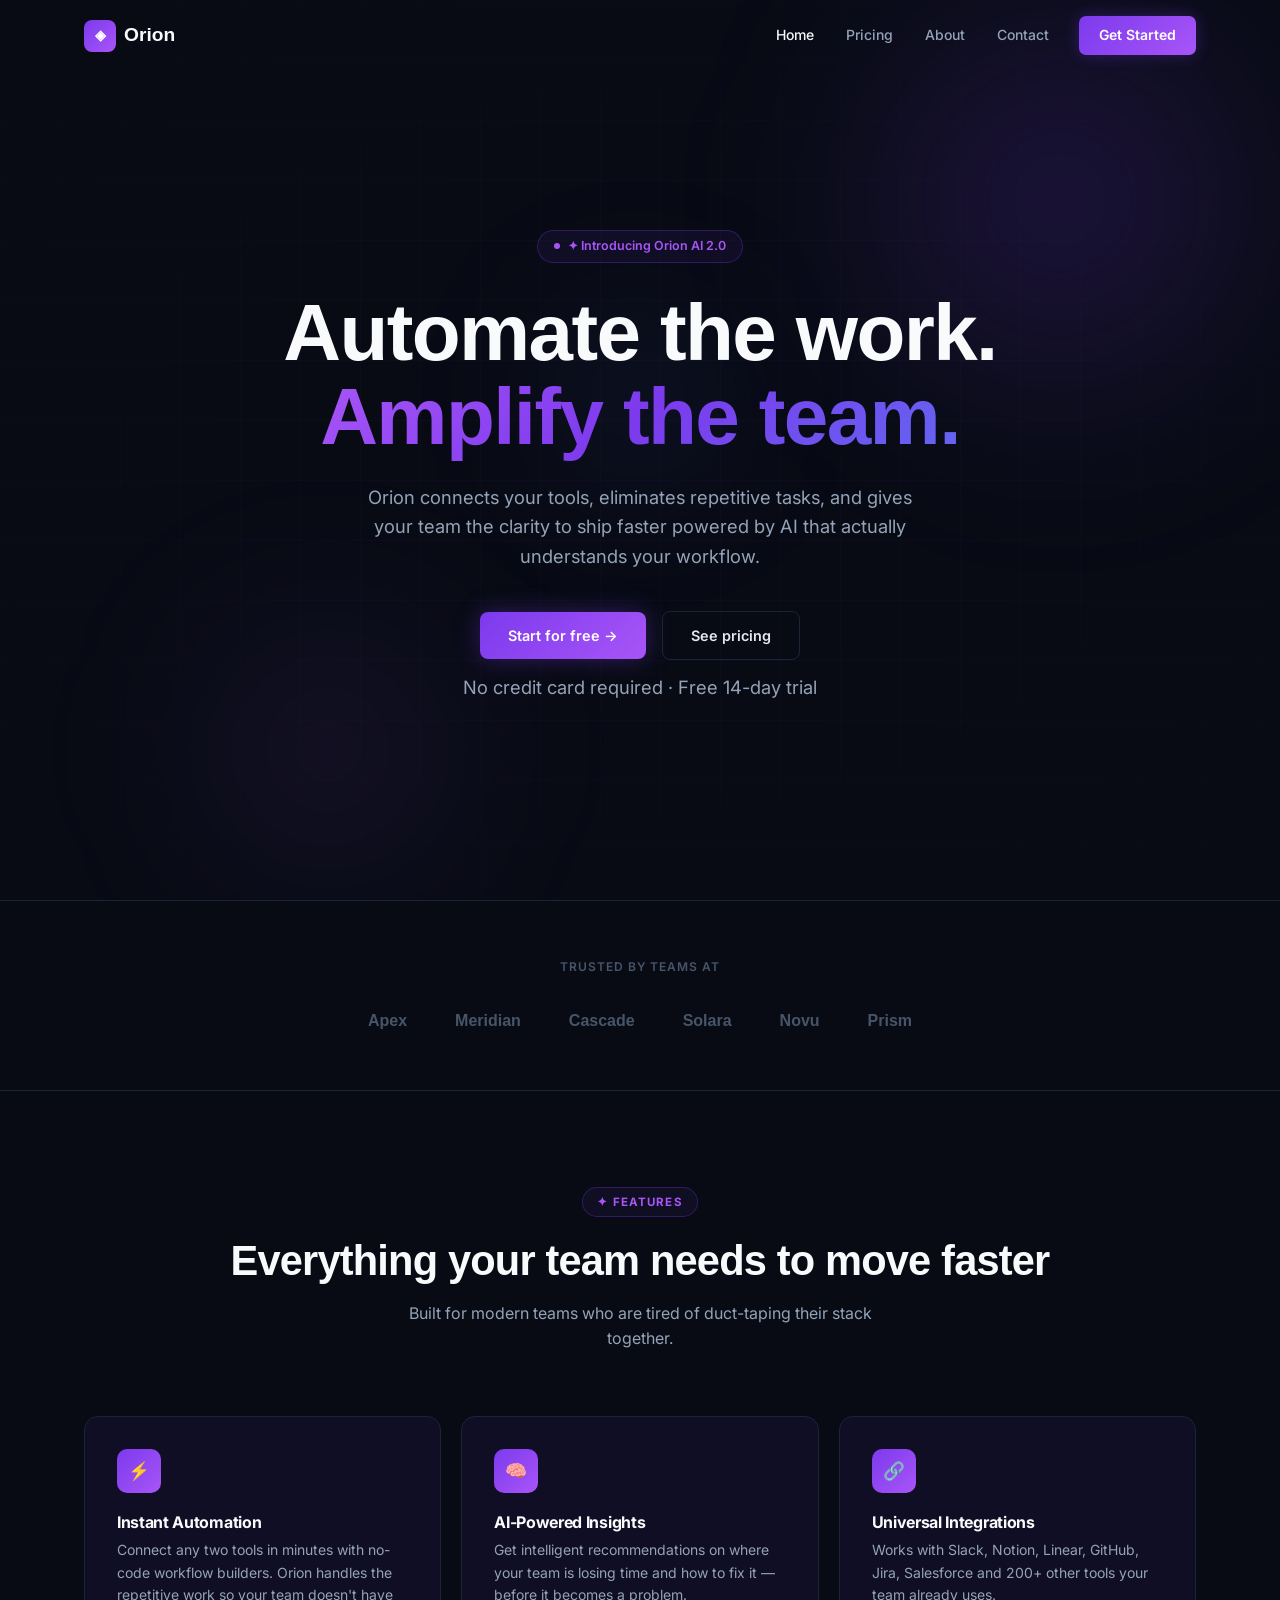
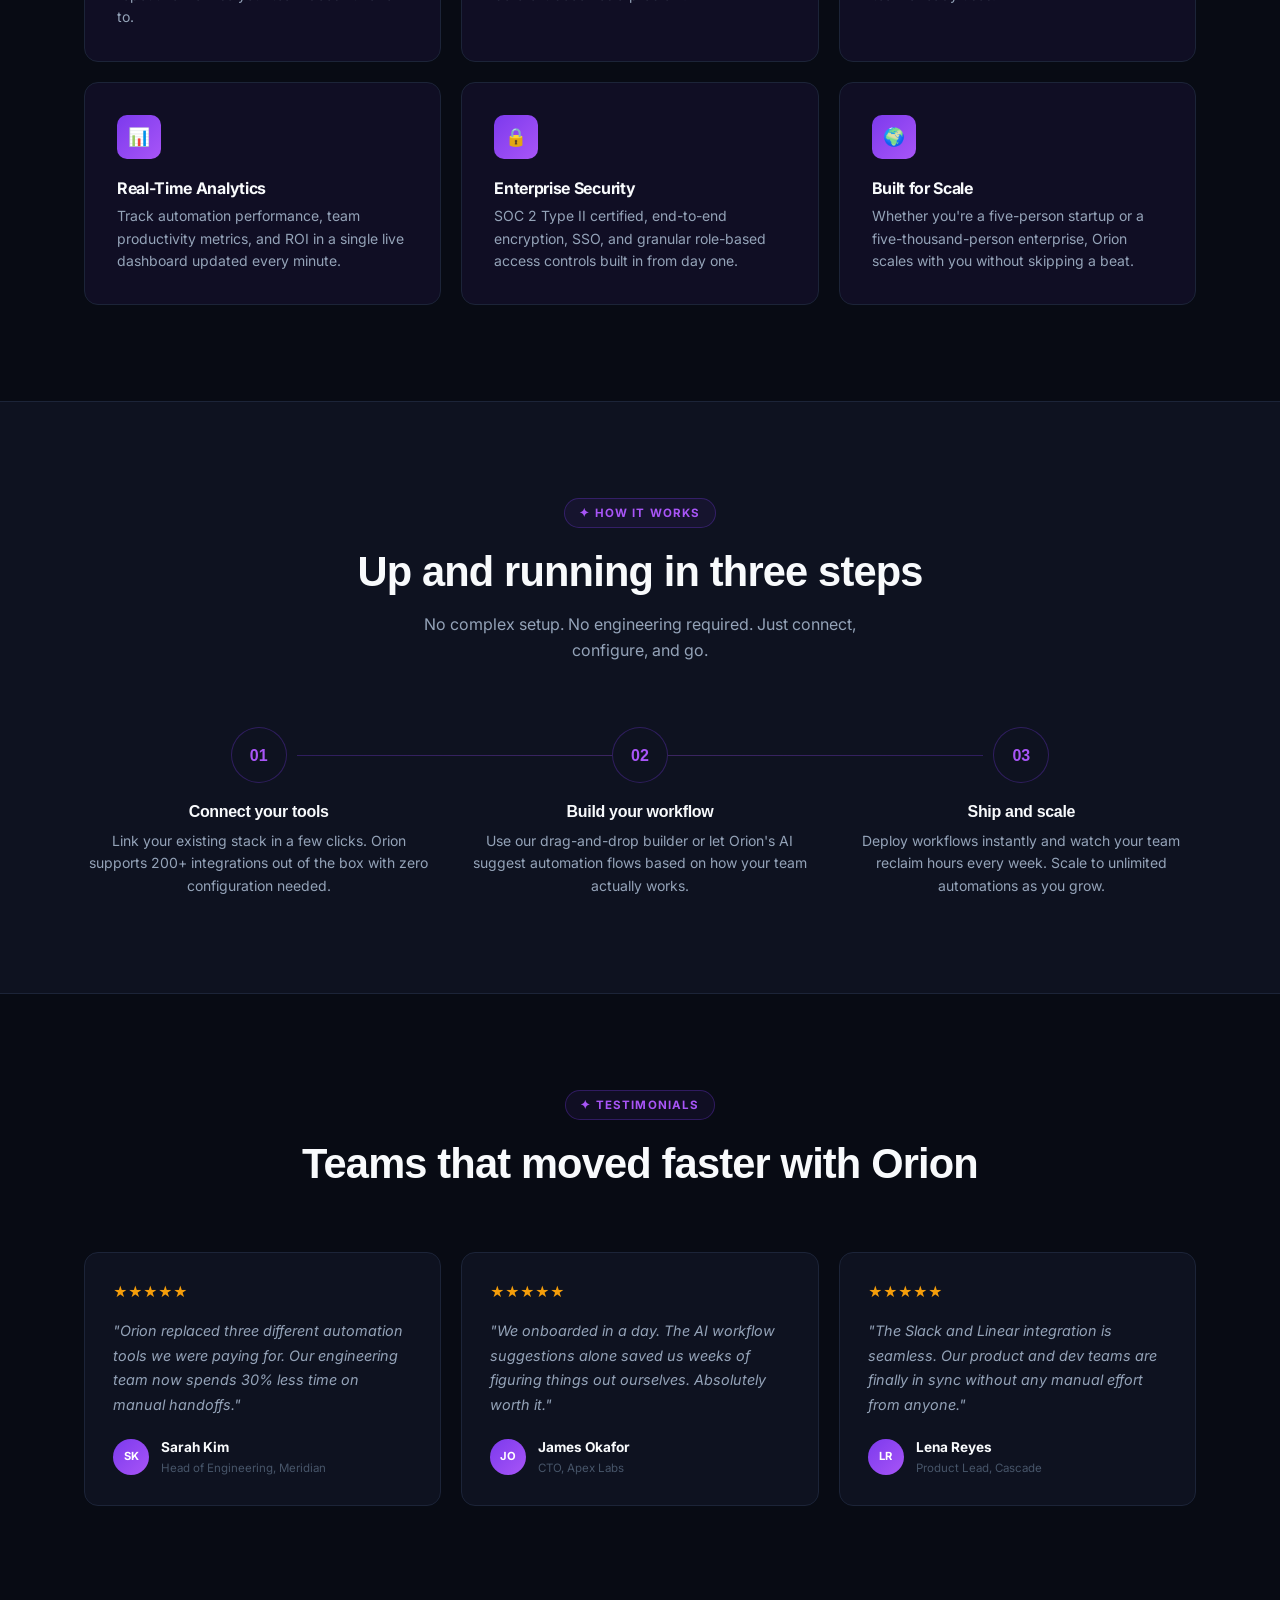
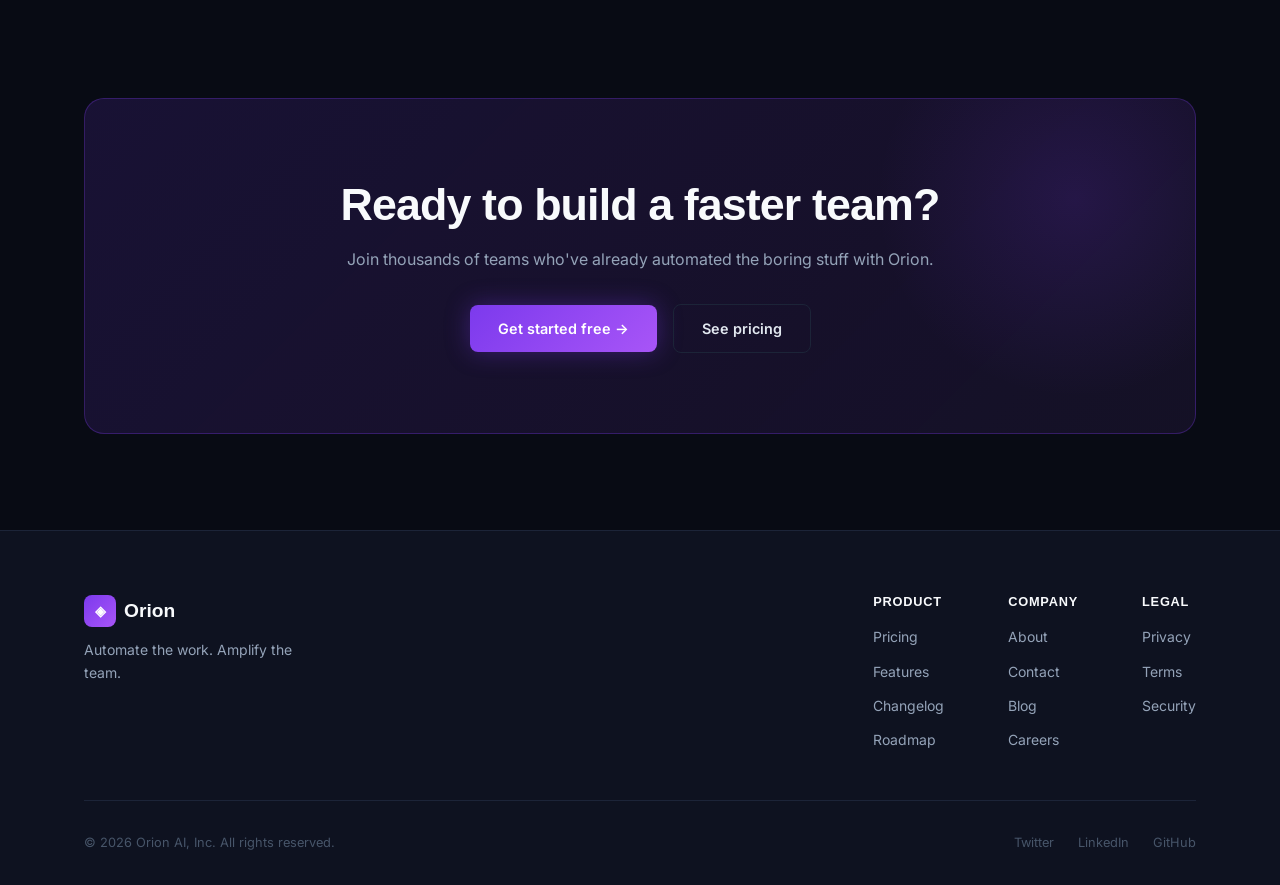
<file: index.html>
<!DOCTYPE html>
<html lang="en">
<head>
  <meta charset="UTF-8" />
  <meta name="viewport" content="width=device-width, initial-scale=1.0" />
  <title>Orion AI - Automate the Work. Amplify the Team.</title>
  <link href="https://fonts.googleapis.com/css2?family=Plus+Jakarta+Sans:wght@700;800&family=Inter:wght@400;500;600&display=swap" rel="stylesheet" />
  <link rel="stylesheet" href="styles.css" />
</head>
<body>

  <!-- NAVBAR -->
  <nav class="navbar" id="navbar">
    <div class="nav-container">
      <a href="index.html" class="nav-logo">
        <span class="logo-icon">◈</span>
        Orion
      </a>
      <div class="nav-links" id="nav-links">
        <a href="index.html" class="nav-link">Home</a>
        <a href="pricing.html" class="nav-link">Pricing</a>
        <a href="about.html" class="nav-link">About</a>
        <a href="contact.html" class="nav-link">Contact</a>
        <a href="contact.html" class="btn-nav">Get Started</a>
      </div>
      <button class="hamburger" id="hamburger" aria-label="Menu">
        <span></span><span></span><span></span>
      </button>
    </div>
  </nav>

  <!-- HERO -->
  <section class="hero">
    <div class="hero-bg">
      <div class="orb orb-1"></div>
      <div class="orb orb-2"></div>
      <div class="orb orb-3"></div>
      <div class="hero-grid"></div>
    </div>
    <div class="hero-content">
      <div class="hero-badge reveal">✦ Introducing Orion AI 2.0</div>
      <h1 class="reveal reveal-d1">
        Automate the work.<br />
        <span class="gradient-text">Amplify the team.</span>
      </h1>
      <p class="reveal reveal-d2">
        Orion connects your tools, eliminates repetitive tasks, and gives your team the clarity to ship faster powered by AI that actually understands your workflow.
      </p>
      <div class="hero-cta reveal reveal-d3">
        <a href="contact.html" class="btn-primary">Start for free →</a>
        <a href="pricing.html" class="btn-secondary">See pricing</a>
      </div>
      <p class="hero-note reveal reveal-d4">No credit card required · Free 14-day trial</p>
    </div>
  </section>

  <!-- LOGOS BAR -->
  <section class="logos-bar">
    <div class="container">
      <p class="logos-label">Trusted by teams at</p>
      <div class="logos-row">
        <span class="logo-name">Apex</span>
        <span class="logo-name">Meridian</span>
        <span class="logo-name">Cascade</span>
        <span class="logo-name">Solara</span>
        <span class="logo-name">Novu</span>
        <span class="logo-name">Prism</span>
      </div>
    </div>
  </section>

  <!-- FEATURES -->
  <section class="section">
    <div class="container">
      <div class="section-header">
        <span class="section-label reveal">✦ Features</span>
        <h2 class="reveal reveal-d1">Everything your team needs to move faster</h2>
        <p class="reveal reveal-d2">Built for modern teams who are tired of duct-taping their stack together.</p>
      </div>
      <div class="features-grid">
        <div class="feature-card reveal">
          <div class="feature-icon">⚡</div>
          <h3>Instant Automation</h3>
          <p>Connect any two tools in minutes with no-code workflow builders. Orion handles the repetitive work so your team doesn't have to.</p>
        </div>
        <div class="feature-card reveal reveal-d1">
          <div class="feature-icon">🧠</div>
          <h3>AI-Powered Insights</h3>
          <p>Get intelligent recommendations on where your team is losing time and how to fix it — before it becomes a problem.</p>
        </div>
        <div class="feature-card reveal reveal-d2">
          <div class="feature-icon">🔗</div>
          <h3>Universal Integrations</h3>
          <p>Works with Slack, Notion, Linear, GitHub, Jira, Salesforce and 200+ other tools your team already uses.</p>
        </div>
        <div class="feature-card reveal reveal-d3">
          <div class="feature-icon">📊</div>
          <h3>Real-Time Analytics</h3>
          <p>Track automation performance, team productivity metrics, and ROI in a single live dashboard updated every minute.</p>
        </div>
        <div class="feature-card reveal reveal-d4">
          <div class="feature-icon">🔒</div>
          <h3>Enterprise Security</h3>
          <p>SOC 2 Type II certified, end-to-end encryption, SSO, and granular role-based access controls built in from day one.</p>
        </div>
        <div class="feature-card reveal reveal-d5">
          <div class="feature-icon">🌍</div>
          <h3>Built for Scale</h3>
          <p>Whether you're a five-person startup or a five-thousand-person enterprise, Orion scales with you without skipping a beat.</p>
        </div>
      </div>
    </div>
  </section>

  <!-- HOW IT WORKS -->
  <section class="section" style="background: var(--surface); border-top: 1px solid var(--border); border-bottom: 1px solid var(--border);">
    <div class="container">
      <div class="section-header">
        <span class="section-label reveal">✦ How it works</span>
        <h2 class="reveal reveal-d1">Up and running in three steps</h2>
        <p class="reveal reveal-d2">No complex setup. No engineering required. Just connect, configure, and go.</p>
      </div>
      <div class="steps">
        <div class="step reveal">
          <div class="step-num">01</div>
          <h3>Connect your tools</h3>
          <p>Link your existing stack in a few clicks. Orion supports 200+ integrations out of the box with zero configuration needed.</p>
        </div>
        <div class="step reveal reveal-d2">
          <div class="step-num">02</div>
          <h3>Build your workflow</h3>
          <p>Use our drag-and-drop builder or let Orion's AI suggest automation flows based on how your team actually works.</p>
        </div>
        <div class="step reveal reveal-d4">
          <div class="step-num">03</div>
          <h3>Ship and scale</h3>
          <p>Deploy workflows instantly and watch your team reclaim hours every week. Scale to unlimited automations as you grow.</p>
        </div>
      </div>
    </div>
  </section>

  <!-- TESTIMONIALS -->
  <section class="section">
    <div class="container">
      <div class="section-header">
        <span class="section-label reveal">✦ Testimonials</span>
        <h2 class="reveal reveal-d1">Teams that moved faster with Orion</h2>
      </div>
      <div class="testimonials-grid">
        <div class="testimonial-card reveal">
          <div class="stars">★★★★★</div>
          <blockquote>"Orion replaced three different automation tools we were paying for. Our engineering team now spends 30% less time on manual handoffs."</blockquote>
          <div class="testimonial-author">
            <div class="author-av">SK</div>
            <div>
              <div class="author-name">Sarah Kim</div>
              <div class="author-role">Head of Engineering, Meridian</div>
            </div>
          </div>
        </div>
        <div class="testimonial-card reveal reveal-d2">
          <div class="stars">★★★★★</div>
          <blockquote>"We onboarded in a day. The AI workflow suggestions alone saved us weeks of figuring things out ourselves. Absolutely worth it."</blockquote>
          <div class="testimonial-author">
            <div class="author-av">JO</div>
            <div>
              <div class="author-name">James Okafor</div>
              <div class="author-role">CTO, Apex Labs</div>
            </div>
          </div>
        </div>
        <div class="testimonial-card reveal reveal-d4">
          <div class="stars">★★★★★</div>
          <blockquote>"The Slack and Linear integration is seamless. Our product and dev teams are finally in sync without any manual effort from anyone."</blockquote>
          <div class="testimonial-author">
            <div class="author-av">LR</div>
            <div>
              <div class="author-name">Lena Reyes</div>
              <div class="author-role">Product Lead, Cascade</div>
            </div>
          </div>
        </div>
      </div>
    </div>
  </section>

  <!-- CTA BANNER -->
  <section class="section" style="padding-bottom: 0;">
    <div class="container">
      <div class="cta-banner reveal">
        <h2>Ready to build a faster team?</h2>
        <p>Join thousands of teams who've already automated the boring stuff with Orion.</p>
        <div class="hero-cta">
          <a href="contact.html" class="btn-primary">Get started free →</a>
          <a href="pricing.html" class="btn-secondary">See pricing</a>
        </div>
      </div>
    </div>
  </section>

  <!-- FOOTER -->
  <footer class="footer">
    <div class="container">
      <div class="footer-top">
        <div class="footer-brand">
          <a href="index.html" class="nav-logo">
            <span class="logo-icon">◈</span>
            Orion
          </a>
          <p>Automate the work. Amplify the team.</p>
        </div>
        <div class="footer-links">
          <div class="footer-col">
            <h4>Product</h4>
            <a href="pricing.html">Pricing</a>
            <a href="#">Features</a>
            <a href="#">Changelog</a>
            <a href="#">Roadmap</a>
          </div>
          <div class="footer-col">
            <h4>Company</h4>
            <a href="about.html">About</a>
            <a href="contact.html">Contact</a>
            <a href="#">Blog</a>
            <a href="#">Careers</a>
          </div>
          <div class="footer-col">
            <h4>Legal</h4>
            <a href="#">Privacy</a>
            <a href="#">Terms</a>
            <a href="#">Security</a>
          </div>
        </div>
      </div>
      <div class="footer-bottom">
        <p>&copy; 2026 Orion AI, Inc. All rights reserved.</p>
        <div class="social-links">
          <a href="#">Twitter</a>
          <a href="#">LinkedIn</a>
          <a href="#">GitHub</a>
        </div>
      </div>
    </div>
  </footer>

  <script src="app.js"></script>
</body>
</html>
</file>
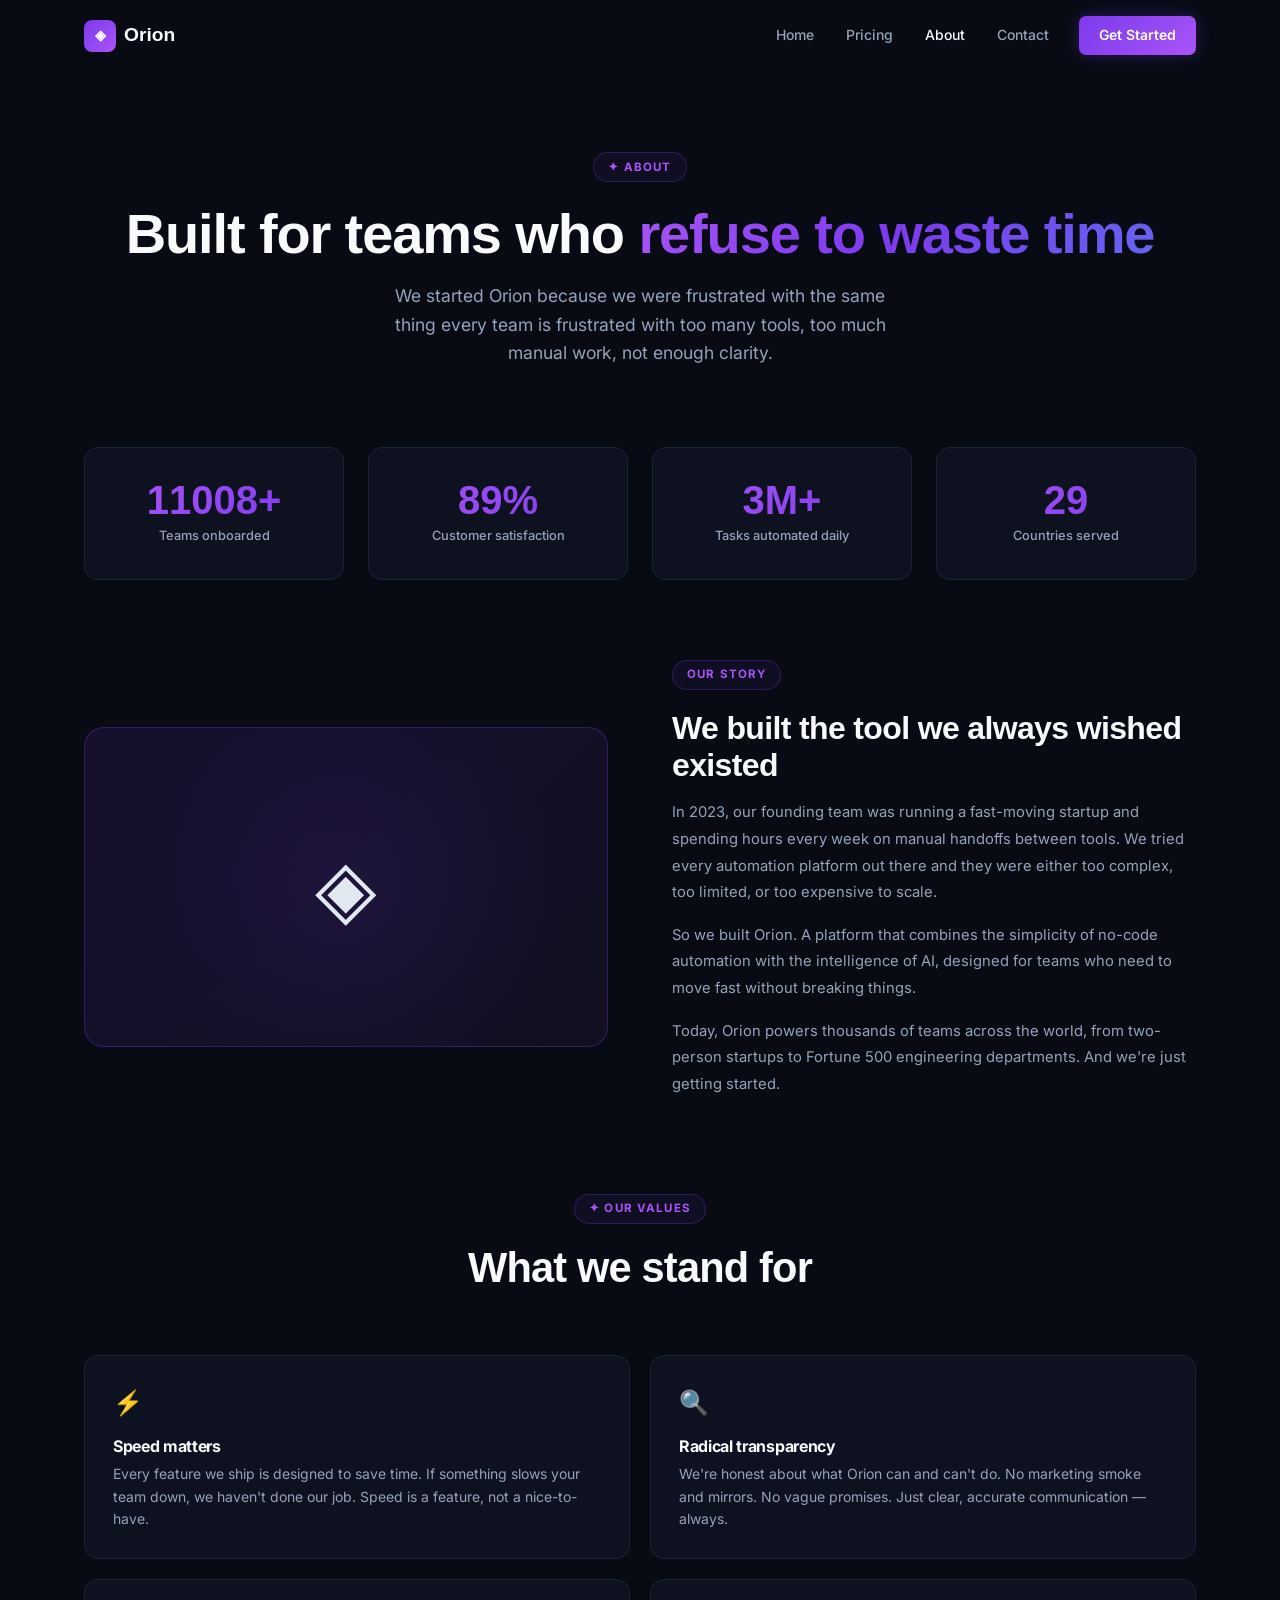
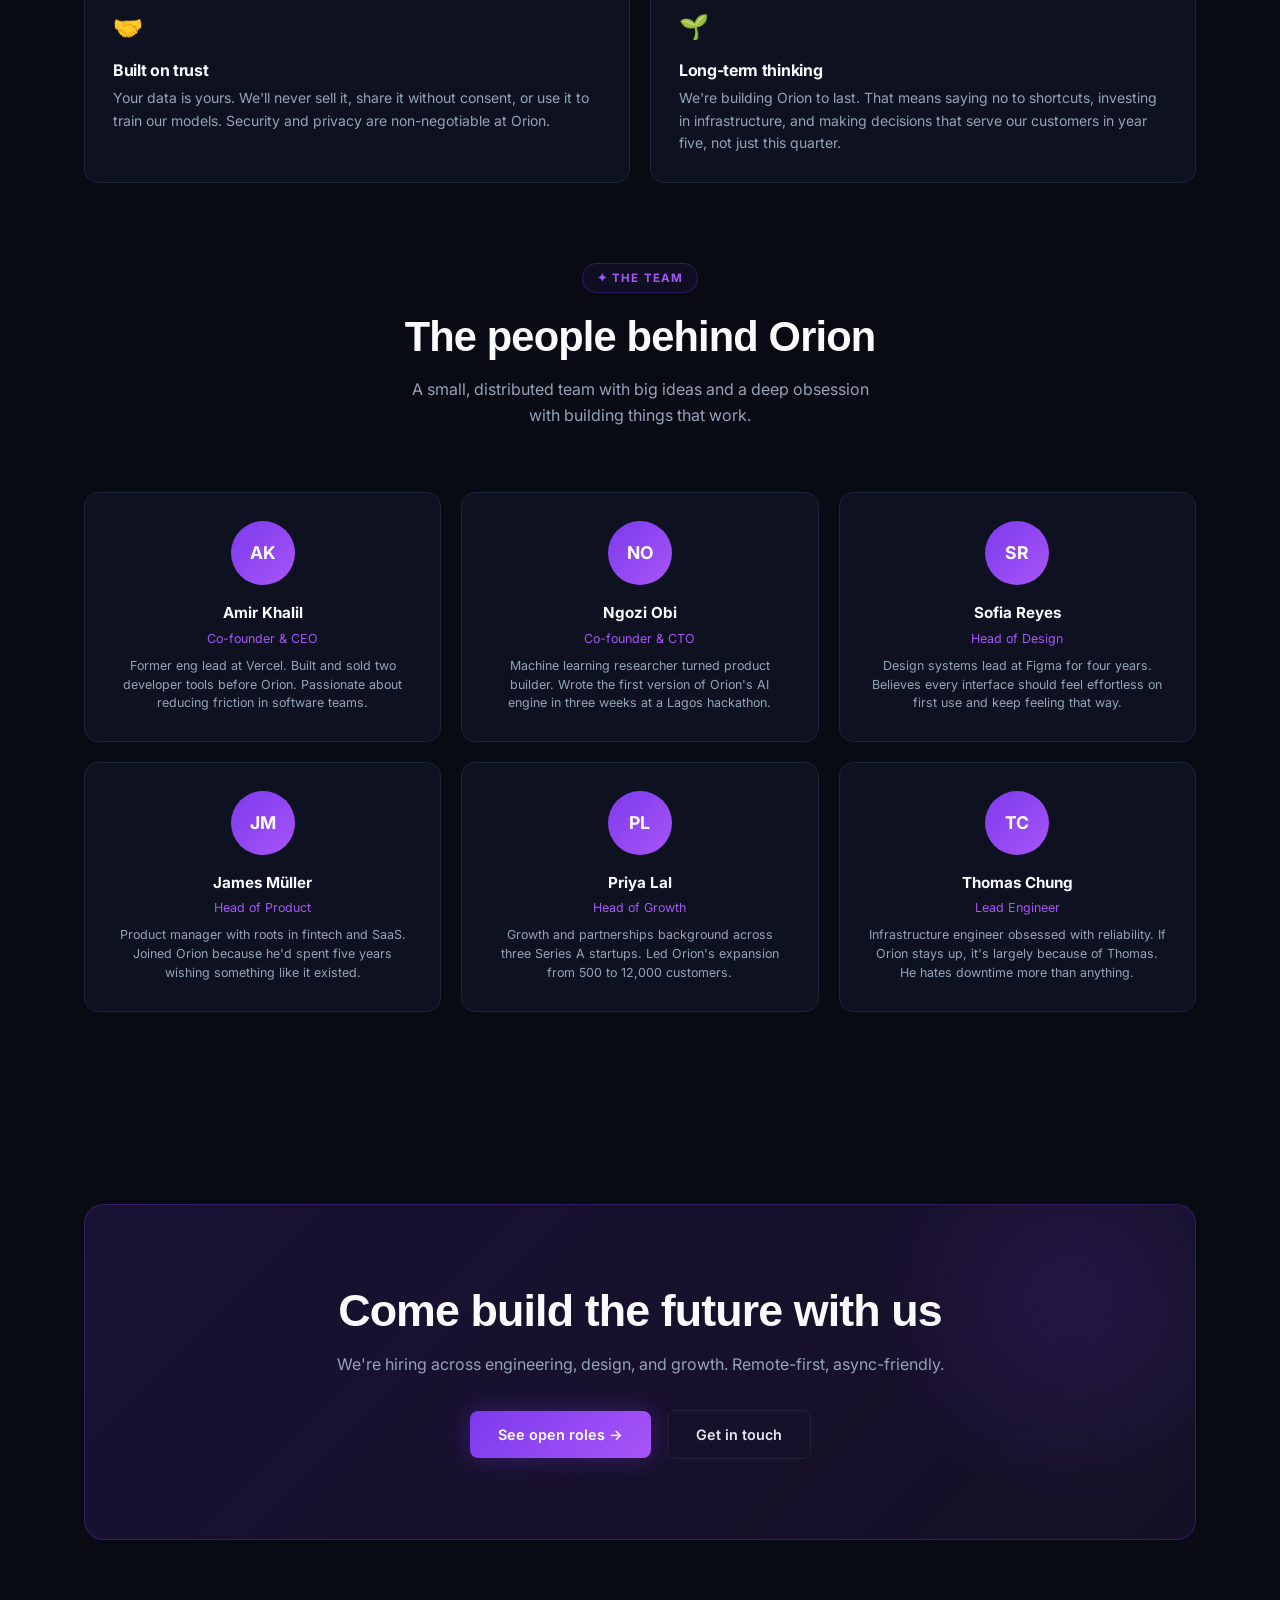
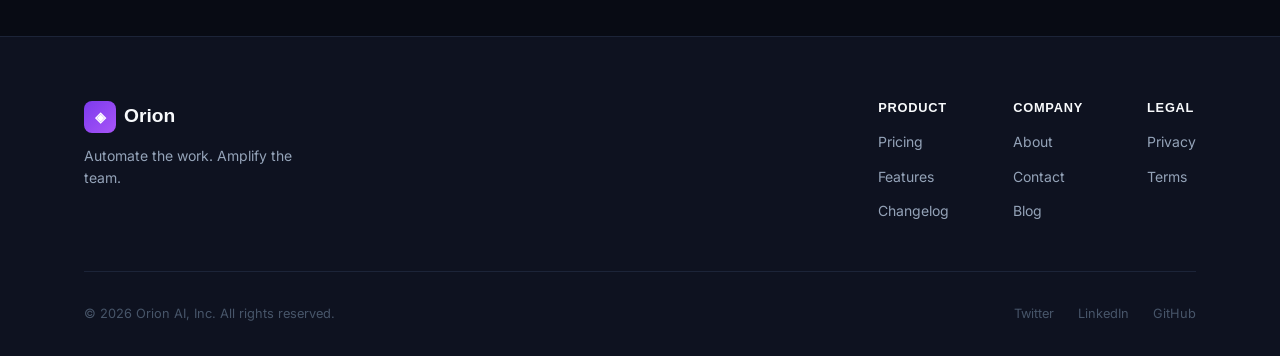
<file: about.html>
<!DOCTYPE html>
<html lang="en">
<head>
  <meta charset="UTF-8" />
  <meta name="viewport" content="width=device-width, initial-scale=1.0" />
  <title>About - Orion AI</title>
  <link href="https://fonts.googleapis.com/css2?family=Plus+Jakarta+Sans:wght@700;800&family=Inter:wght@400;500;600&display=swap" rel="stylesheet" />
  <link rel="stylesheet" href="styles.css" />
</head>
<body>

  <!-- NAVBAR -->
  <nav class="navbar" id="navbar">
    <div class="nav-container">
      <a href="index.html" class="nav-logo">
        <span class="logo-icon">◈</span>
        Orion
      </a>
      <div class="nav-links" id="nav-links">
        <a href="index.html" class="nav-link">Home</a>
        <a href="pricing.html" class="nav-link">Pricing</a>
        <a href="about.html" class="nav-link">About</a>
        <a href="contact.html" class="nav-link">Contact</a>
        <a href="contact.html" class="btn-nav">Get Started</a>
      </div>
      <button class="hamburger" id="hamburger" aria-label="Menu">
        <span></span><span></span><span></span>
      </button>
    </div>
  </nav>

  <!-- HERO -->
  <div class="page-hero">
    <div class="container">
      <span class="section-label reveal">✦ About</span>
      <h1 class="reveal reveal-d1">Built for teams who <span class="gradient-text">refuse to waste time</span></h1>
      <p class="reveal reveal-d2">We started Orion because we were frustrated with the same thing every team is frustrated with too many tools, too much manual work, not enough clarity.</p>
    </div>
  </div>

  <section class="section" style="padding-top: 0;">
    <div class="container">

      <!-- Stats -->
      <div class="stats-grid">
        <div class="stat-block reveal">
          <div class="num count-up" data-target="12000" data-suffix="+">0</div>
          <div class="label">Teams onboarded</div>
        </div>
        <div class="stat-block reveal reveal-d2">
          <div class="num count-up" data-target="98" data-suffix="%">0</div>
          <div class="label">Customer satisfaction</div>
        </div>
        <div class="stat-block reveal reveal-d3">
          <div class="num count-up" data-target="4" data-suffix="M+">0</div>
          <div class="label">Tasks automated daily</div>
        </div>
        <div class="stat-block reveal reveal-d4">
          <div class="num count-up" data-target="32" data-suffix="">0</div>
          <div class="label">Countries served</div>
        </div>
      </div>

      <!-- Story -->
      <div class="story-grid">
        <div class="story-visual reveal">
          <span style="position:relative;z-index:1">◈</span>
        </div>
        <div class="story-text reveal reveal-d2">
          <span class="section-label">Our Story</span>
          <h2>We built the tool we always wished existed</h2>
          <p>In 2023, our founding team was running a fast-moving startup and spending hours every week on manual handoffs between tools. We tried every automation platform out there and they were either too complex, too limited, or too expensive to scale.</p>
          <p>So we built Orion. A platform that combines the simplicity of no-code automation with the intelligence of AI, designed for teams who need to move fast without breaking things.</p>
          <p>Today, Orion powers thousands of teams across the world, from two-person startups to Fortune 500 engineering departments. And we're just getting started.</p>
        </div>
      </div>

      <!-- Values -->
      <div class="section-header">
        <span class="section-label reveal">✦ Our Values</span>
        <h2 class="reveal reveal-d1">What we stand for</h2>
      </div>
      <div class="values-grid">
        <div class="value-card reveal">
          <div class="value-icon">⚡</div>
          <h3>Speed matters</h3>
          <p>Every feature we ship is designed to save time. If something slows your team down, we haven't done our job. Speed is a feature, not a nice-to-have.</p>
        </div>
        <div class="value-card reveal reveal-d2">
          <div class="value-icon">🔍</div>
          <h3>Radical transparency</h3>
          <p>We're honest about what Orion can and can't do. No marketing smoke and mirrors. No vague promises. Just clear, accurate communication — always.</p>
        </div>
        <div class="value-card reveal reveal-d1">
          <div class="value-icon">🤝</div>
          <h3>Built on trust</h3>
          <p>Your data is yours. We'll never sell it, share it without consent, or use it to train our models. Security and privacy are non-negotiable at Orion.</p>
        </div>
        <div class="value-card reveal reveal-d3">
          <div class="value-icon">🌱</div>
          <h3>Long-term thinking</h3>
          <p>We're building Orion to last. That means saying no to shortcuts, investing in infrastructure, and making decisions that serve our customers in year five, not just this quarter.</p>
        </div>
      </div>

      <!-- Team -->
      <div class="section-header" style="margin-top: 4rem;">
        <span class="section-label reveal">✦ The Team</span>
        <h2 class="reveal reveal-d1">The people behind Orion</h2>
        <p class="reveal reveal-d2">A small, distributed team with big ideas and a deep obsession with building things that work.</p>
      </div>
      <div class="team-grid">
        <div class="team-card reveal">
          <div class="team-av">AK</div>
          <div class="team-name">Amir Khalil</div>
          <div class="team-role">Co-founder & CEO</div>
          <div class="team-bio">Former eng lead at Vercel. Built and sold two developer tools before Orion. Passionate about reducing friction in software teams.</div>
        </div>
        <div class="team-card reveal reveal-d2">
          <div class="team-av">NO</div>
          <div class="team-name">Ngozi Obi</div>
          <div class="team-role">Co-founder & CTO</div>
          <div class="team-bio">Machine learning researcher turned product builder. Wrote the first version of Orion's AI engine in three weeks at a Lagos hackathon.</div>
        </div>
        <div class="team-card reveal reveal-d4">
          <div class="team-av">SR</div>
          <div class="team-name">Sofia Reyes</div>
          <div class="team-role">Head of Design</div>
          <div class="team-bio">Design systems lead at Figma for four years. Believes every interface should feel effortless on first use and keep feeling that way.</div>
        </div>
        <div class="team-card reveal reveal-d1">
          <div class="team-av">JM</div>
          <div class="team-name">James Müller</div>
          <div class="team-role">Head of Product</div>
          <div class="team-bio">Product manager with roots in fintech and SaaS. Joined Orion because he'd spent five years wishing something like it existed.</div>
        </div>
        <div class="team-card reveal reveal-d3">
          <div class="team-av">PL</div>
          <div class="team-name">Priya Lal</div>
          <div class="team-role">Head of Growth</div>
          <div class="team-bio">Growth and partnerships background across three Series A startups. Led Orion's expansion from 500 to 12,000 customers.</div>
        </div>
        <div class="team-card reveal reveal-d5">
          <div class="team-av">TC</div>
          <div class="team-name">Thomas Chung</div>
          <div class="team-role">Lead Engineer</div>
          <div class="team-bio">Infrastructure engineer obsessed with reliability. If Orion stays up, it's largely because of Thomas. He hates downtime more than anything.</div>
        </div>
      </div>

    </div>
  </section>

  <!-- CTA -->
  <section class="section" style="padding-bottom: 0;">
    <div class="container">
      <div class="cta-banner reveal">
        <h2>Come build the future with us</h2>
        <p>We're hiring across engineering, design, and growth. Remote-first, async-friendly.</p>
        <div class="hero-cta">
          <a href="contact.html" class="btn-primary">See open roles →</a>
          <a href="contact.html" class="btn-secondary">Get in touch</a>
        </div>
      </div>
    </div>
  </section>

  <!-- FOOTER -->
  <footer class="footer">
    <div class="container">
      <div class="footer-top">
        <div class="footer-brand">
          <a href="index.html" class="nav-logo">
            <span class="logo-icon">◈</span>
            Orion
          </a>
          <p>Automate the work. Amplify the team.</p>
        </div>
        <div class="footer-links">
          <div class="footer-col">
            <h4>Product</h4>
            <a href="pricing.html">Pricing</a>
            <a href="#">Features</a>
            <a href="#">Changelog</a>
          </div>
          <div class="footer-col">
            <h4>Company</h4>
            <a href="about.html">About</a>
            <a href="contact.html">Contact</a>
            <a href="#">Blog</a>
          </div>
          <div class="footer-col">
            <h4>Legal</h4>
            <a href="#">Privacy</a>
            <a href="#">Terms</a>
          </div>
        </div>
      </div>
      <div class="footer-bottom">
        <p>&copy; 2026 Orion AI, Inc. All rights reserved.</p>
        <div class="social-links">
          <a href="#">Twitter</a>
          <a href="#">LinkedIn</a>
          <a href="#">GitHub</a>
        </div>
      </div>
    </div>
  </footer>

  <script src="app.js"></script>
</body>
</htm
</file>
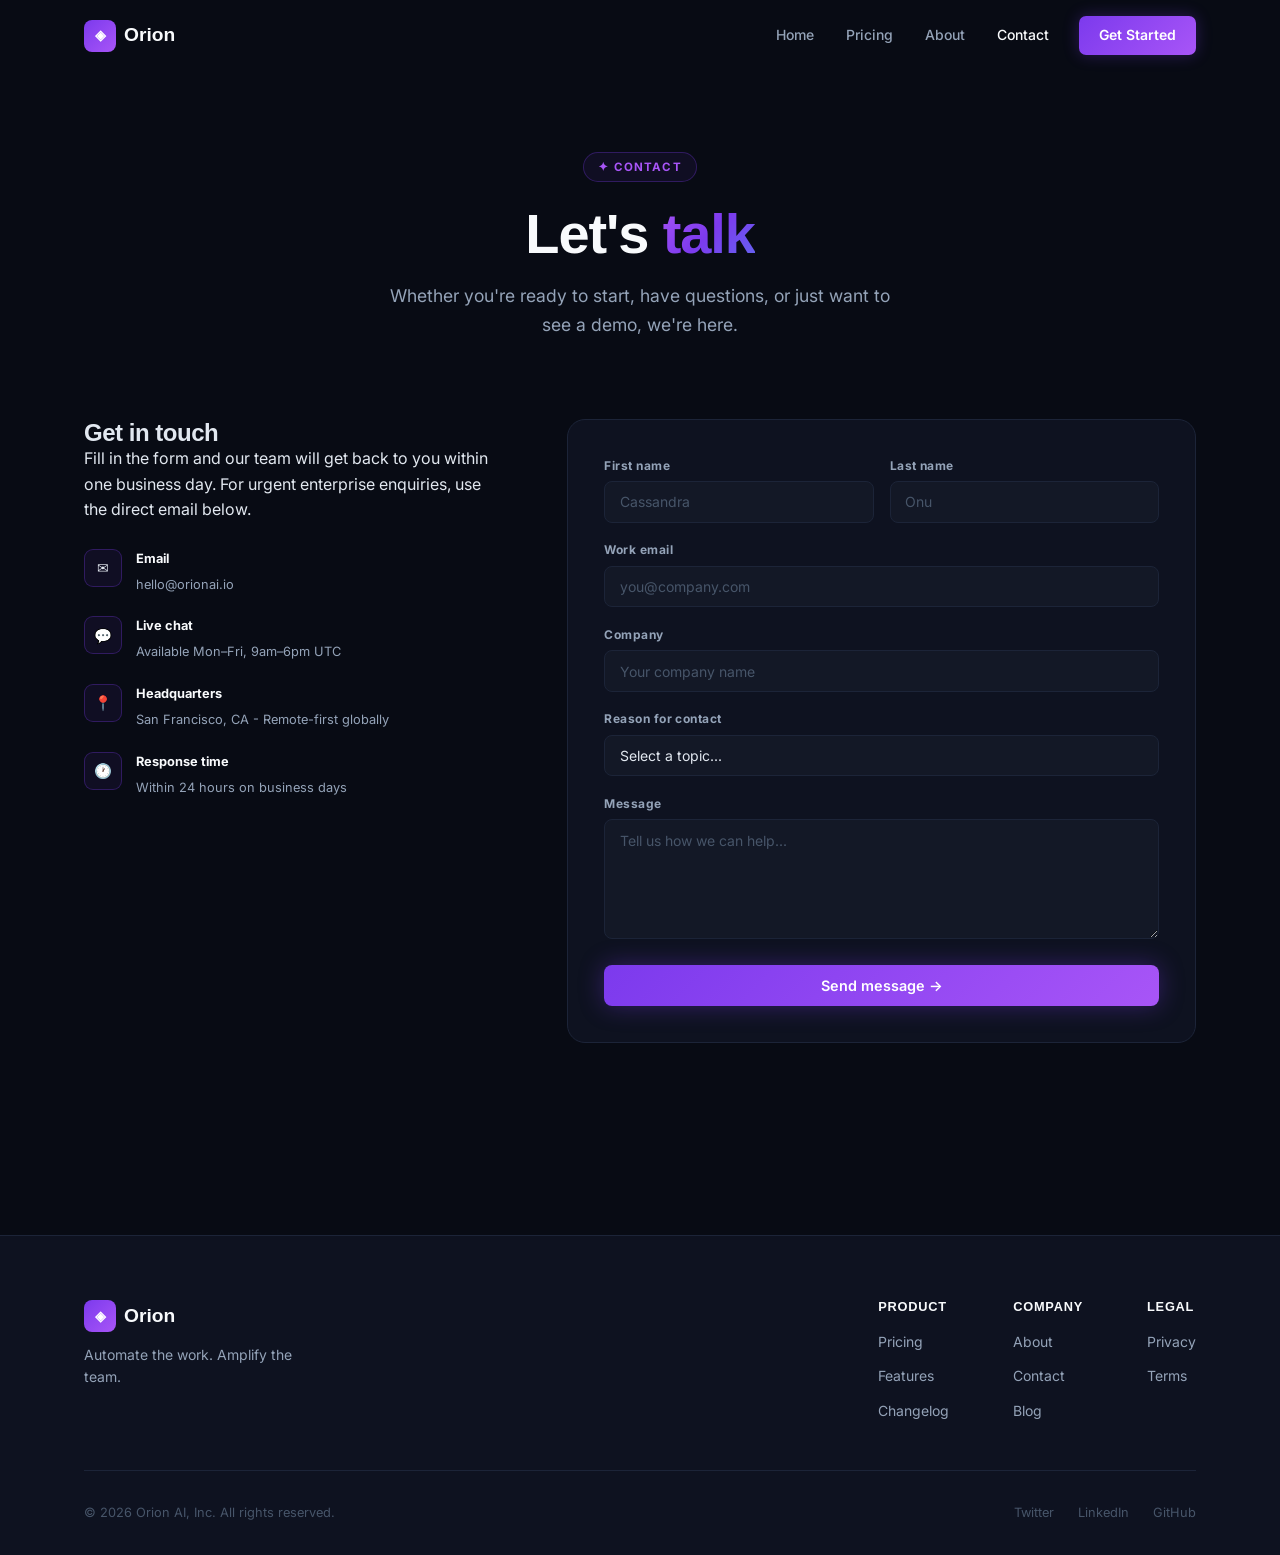
<file: contact.html>
<!DOCTYPE html>
<html lang="en">
<head>
  <meta charset="UTF-8" />
  <meta name="viewport" content="width=device-width, initial-scale=1.0" />
  <title>Contact - Orion AI</title>
  <link href="https://fonts.googleapis.com/css2?family=Plus+Jakarta+Sans:wght@700;800&family=Inter:wght@400;500;600&display=swap" rel="stylesheet" />
  <link rel="stylesheet" href="styles.css" />
</head>
<body>

  <!-- NAVBAR -->
  <nav class="navbar" id="navbar">
    <div class="nav-container">
      <a href="index.html" class="nav-logo">
        <span class="logo-icon">◈</span>
        Orion
      </a>
      <div class="nav-links" id="nav-links">
        <a href="index.html" class="nav-link">Home</a>
        <a href="pricing.html" class="nav-link">Pricing</a>
        <a href="about.html" class="nav-link">About</a>
        <a href="contact.html" class="nav-link">Contact</a>
        <a href="contact.html" class="btn-nav">Get Started</a>
      </div>
      <button class="hamburger" id="hamburger" aria-label="Menu">
        <span></span><span></span><span></span>
      </button>
    </div>
  </nav>

  <!-- HERO -->
  <div class="page-hero">
    <div class="container">
      <span class="section-label reveal">✦ Contact</span>
      <h1 class="reveal reveal-d1">Let's <span class="gradient-text">talk</span></h1>
      <p class="reveal reveal-d2">Whether you're ready to start, have questions, or just want to see a demo, we're here.</p>
    </div>
  </div>

  <section class="section" style="padding-top: 0;">
    <div class="container">
      <div class="contact-grid">

        <!-- Info side -->
        <div class="reveal">
          <h2>Get in touch</h2>
          <p>Fill in the form and our team will get back to you within one business day. For urgent enterprise enquiries, use the direct email below.</p>
          <br>
          <div class="contact-detail">
            <div class="contact-detail-icon">✉</div>
            <div class="contact-detail-text">
              <strong>Email</strong>
              <span>hello@orionai.io</span>
            </div>
          </div>

          <div class="contact-detail">
            <div class="contact-detail-icon">💬</div>
            <div class="contact-detail-text">
              <strong>Live chat</strong>
              <span>Available Mon–Fri, 9am–6pm UTC</span>
            </div>
          </div>

          <div class="contact-detail">
            <div class="contact-detail-icon">📍</div>
            <div class="contact-detail-text">
              <strong>Headquarters</strong>
              <span>San Francisco, CA - Remote-first globally</span>
            </div>
          </div>

          <div class="contact-detail">
            <div class="contact-detail-icon">🕐</div>
            <div class="contact-detail-text">
              <strong>Response time</strong>
              <span>Within 24 hours on business days</span>
            </div>
          </div>
        </div>

        <!-- Form side -->
        <div class="reveal reveal-d2">
          <div class="contact-form">
            <form id="contact-form">
              <div class="form-row">
                <div class="form-group">
                  <label class="form-label" for="first-name">First name</label>
                  <input class="form-input" id="first-name" type="text" placeholder="Cassandra" required />
                </div>
                <div class="form-group">
                  <label class="form-label" for="last-name">Last name</label>
                  <input class="form-input" id="last-name" type="text" placeholder="Onu" required />
                </div>
              </div>
              <div class="form-group">
                <label class="form-label" for="email">Work email</label>
                <input class="form-input" id="email" type="email" placeholder="you@company.com" required />
              </div>
              <div class="form-group">
                <label class="form-label" for="company">Company</label>
                <input class="form-input" id="company" type="text" placeholder="Your company name" />
              </div>
              <div class="form-group">
                <label class="form-label" for="reason">Reason for contact</label>
                <select class="form-select" id="reason">
                  <option value="">Select a topic...</option>
                  <option>General enquiry</option>
                  <option>Sales / Enterprise</option>
                  <option>Technical support</option>
                  <option>Partnership</option>
                  <option>Press / Media</option>
                  <option>Careers</option>
                </select>
              </div>
              <div class="form-group">
                <label class="form-label" for="message">Message</label>
                <textarea class="form-textarea" id="message" placeholder="Tell us how we can help..." required></textarea>
              </div>
              <button type="submit" class="btn-primary form-submit">Send message →</button>
            </form>
            <div class="form-success" id="form-success">
              ✦ Message sent! We'll get back to you within 24 hours.
            </div>
          </div>
        </div>

      </div>
    </div>
  </section>

  <!-- FOOTER -->
  <footer class="footer">
    <div class="container">
      <div class="footer-top">
        <div class="footer-brand">
          <a href="index.html" class="nav-logo">
            <span class="logo-icon">◈</span>
            Orion
          </a>
          <p>Automate the work. Amplify the team.</p>
        </div>
        <div class="footer-links">
          <div class="footer-col">
            <h4>Product</h4>
            <a href="pricing.html">Pricing</a>
            <a href="#">Features</a>
            <a href="#">Changelog</a>
          </div>
          <div class="footer-col">
            <h4>Company</h4>
            <a href="about.html">About</a>
            <a href="contact.html">Contact</a>
            <a href="#">Blog</a>
          </div>
          <div class="footer-col">
            <h4>Legal</h4>
            <a href="#">Privacy</a>
            <a href="#">Terms</a>
          </div>
        </div>
      </div>
      <div class="footer-bottom">
        <p>&copy; 2026 Orion AI, Inc. All rights reserved.</p>
        <div class="social-links">
          <a href="#">Twitter</a>
          <a href="#">LinkedIn</a>
          <a href="#">GitHub</a>
        </div>
      </div>
    </div>
  </footer>

  <script src="app.js"></script>
</body>
</html>
</file>
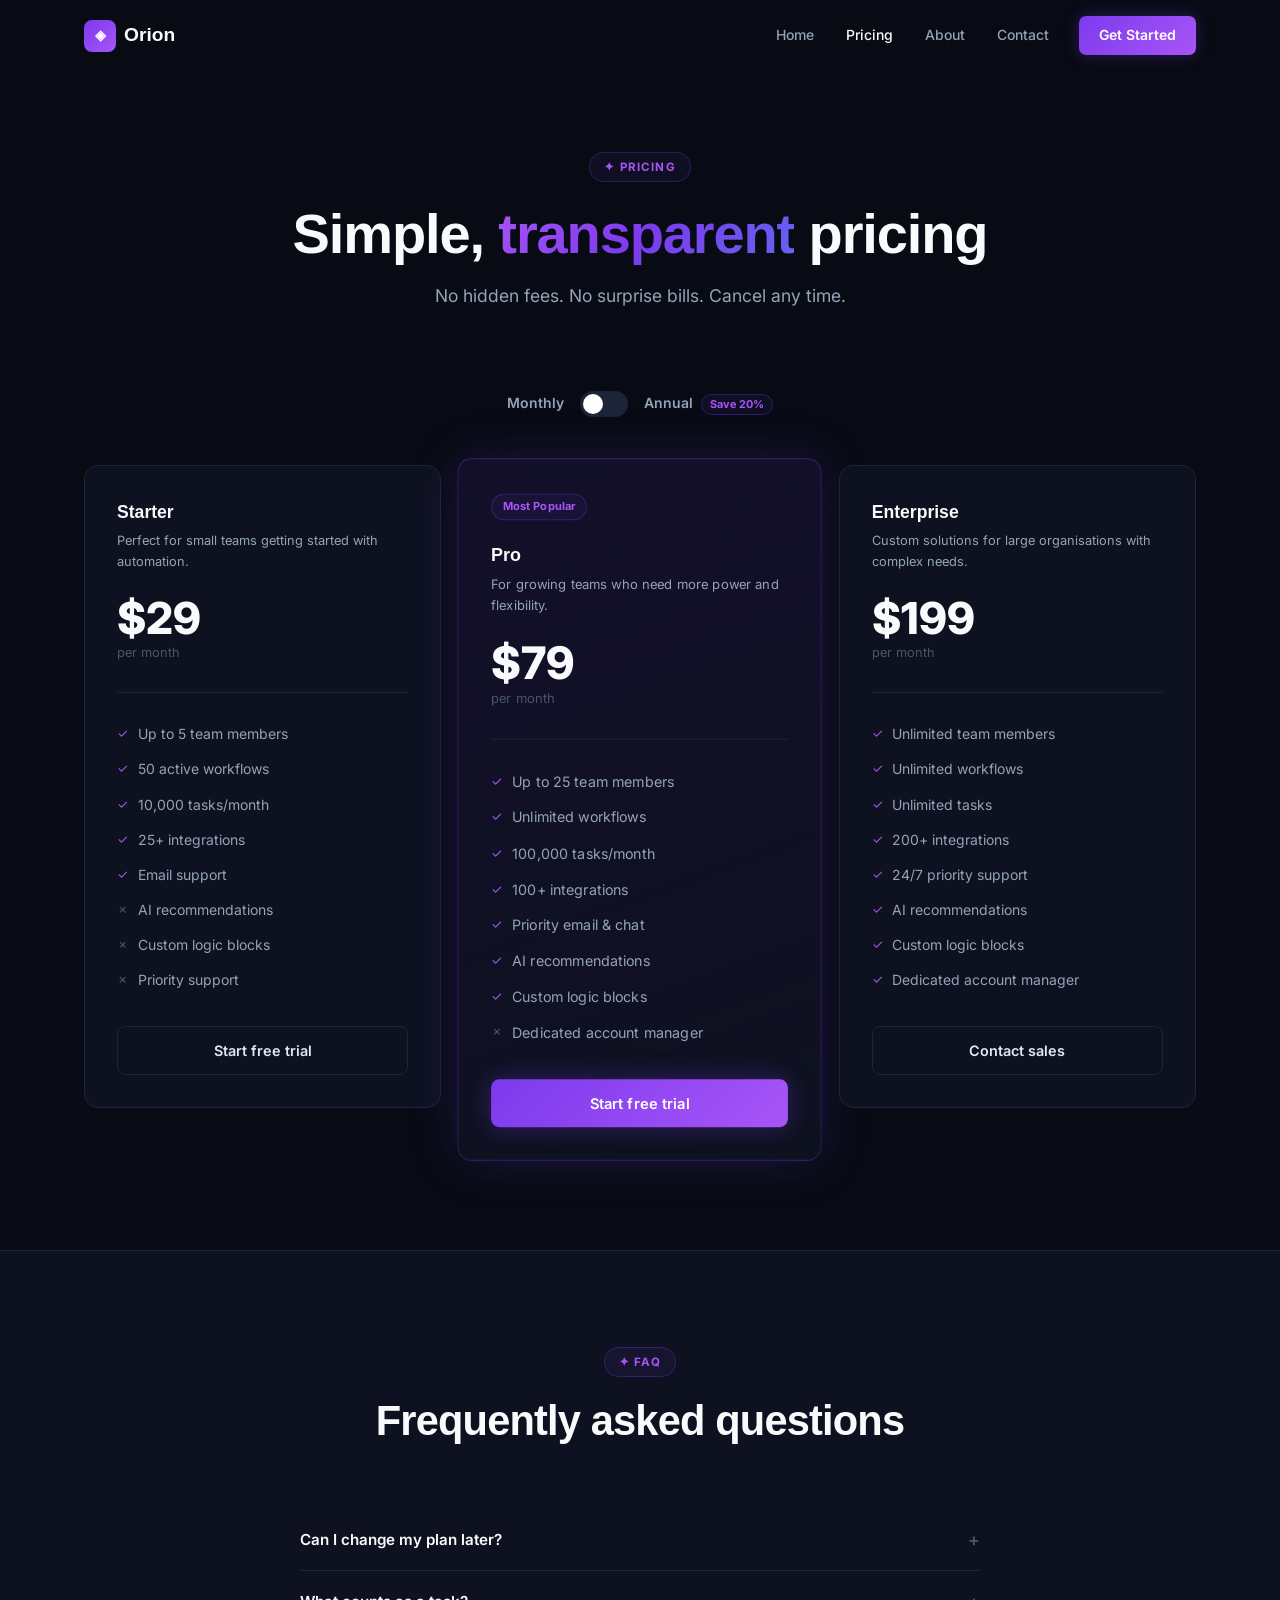
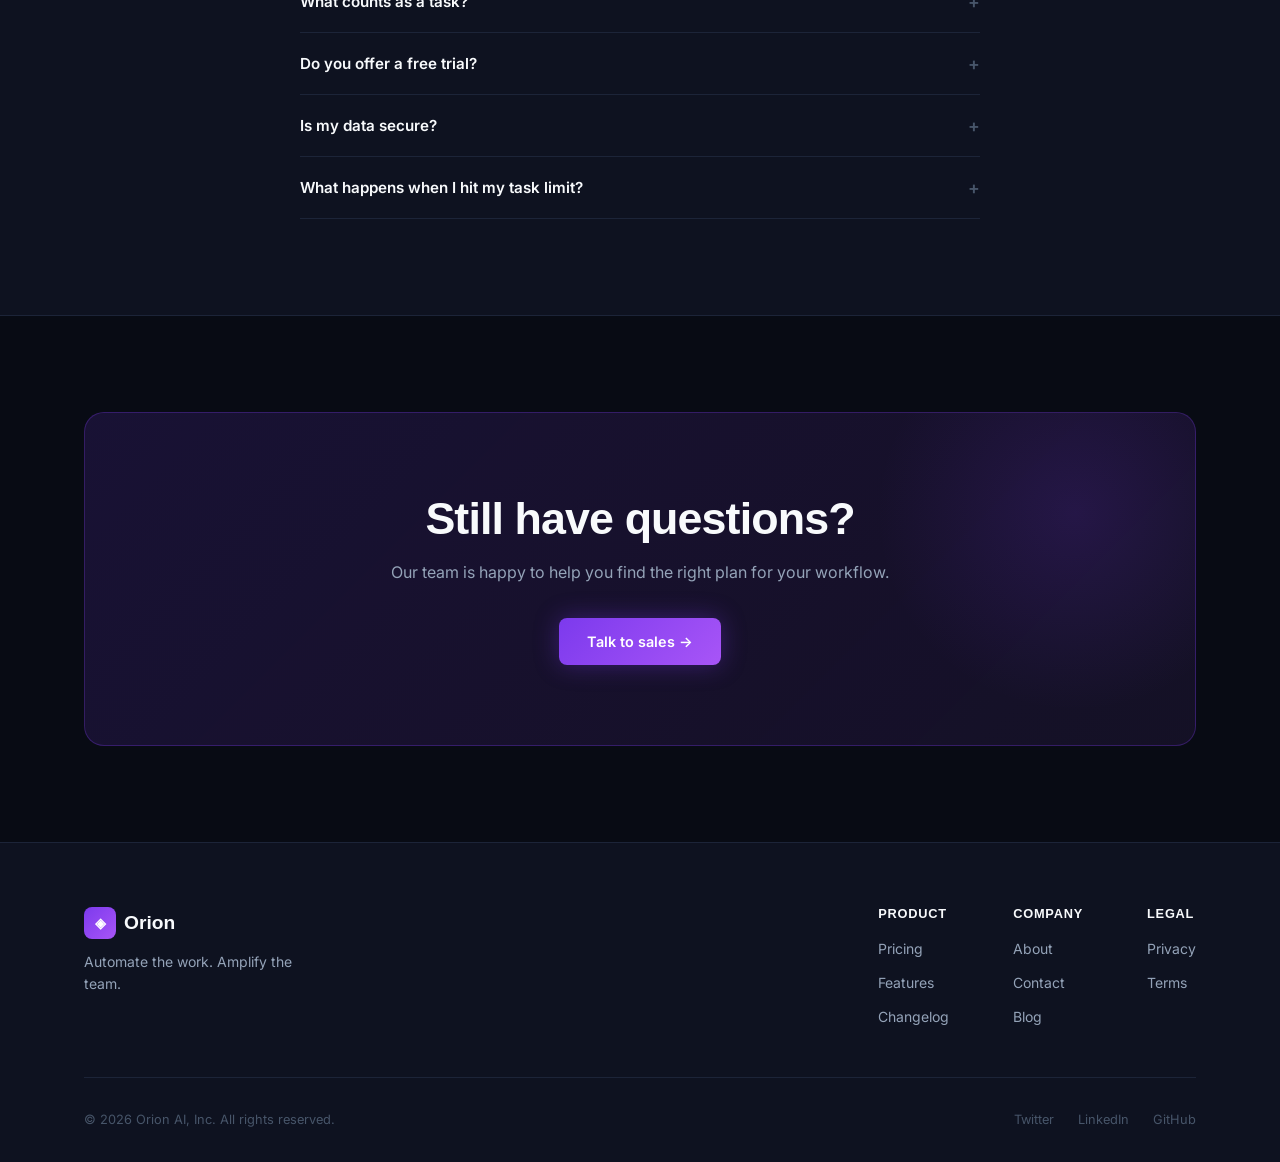
<file: pricing.html>
<!DOCTYPE html>
<html lang="en">
<head>
  <meta charset="UTF-8" />
  <meta name="viewport" content="width=device-width, initial-scale=1.0" />
  <title>Pricing - Orion AI</title>
  <link href="https://fonts.googleapis.com/css2?family=Plus+Jakarta+Sans:wght@700;800&family=Inter:wght@400;500;600&display=swap" rel="stylesheet" />
  <link rel="stylesheet" href="styles.css" />
</head>
<body>

  <!-- NAVBAR -->
  <nav class="navbar" id="navbar">
    <div class="nav-container">
      <a href="index.html" class="nav-logo">
        <span class="logo-icon">◈</span>
        Orion
      </a>
      <div class="nav-links" id="nav-links">
        <a href="index.html" class="nav-link">Home</a>
        <a href="pricing.html" class="nav-link">Pricing</a>
        <a href="about.html" class="nav-link">About</a>
        <a href="contact.html" class="nav-link">Contact</a>
        <a href="contact.html" class="btn-nav">Get Started</a>
      </div>
      <button class="hamburger" id="hamburger" aria-label="Menu">
        <span></span><span></span><span></span>
      </button>
    </div>
  </nav>

  <!-- HERO -->
  <div class="page-hero">
    <div class="container">
      <span class="section-label reveal">✦ Pricing</span>
      <h1 class="reveal reveal-d1">Simple, <span class="gradient-text">transparent</span> pricing</h1>
      <p class="reveal reveal-d2">No hidden fees. No surprise bills. Cancel any time.</p>
    </div>
  </div>

  <!-- PRICING -->
  <section class="section" style="padding-top: 0;">
    <div class="container">

      <!-- Toggle -->
      <div class="pricing-toggle-wrap reveal">
        <span class="billing-label">Monthly</span>
        <div class="toggle-wrap" id="billing-toggle">
          <div class="toggle-knob"></div>
        </div>
        <span class="billing-label">Annual <span class="save-badge">Save 20%</span></span>
      </div>

      <!-- Cards -->
      <div class="pricing-grid">

        <!-- Starter -->
        <div class="pricing-card reveal">
          <div class="pricing-name">Starter</div>
          <div class="pricing-desc">Perfect for small teams getting started with automation.</div>
          <div class="pricing-price">
            <div class="price-amount" id="price-starter">$29</div>
            <div class="price-period">per month</div>
          </div>
          <div class="pricing-divider"></div>
          <div class="pricing-feature"><span class="check">✓</span> Up to 5 team members</div>
          <div class="pricing-feature"><span class="check">✓</span> 50 active workflows</div>
          <div class="pricing-feature"><span class="check">✓</span> 10,000 tasks/month</div>
          <div class="pricing-feature"><span class="check">✓</span> 25+ integrations</div>
          <div class="pricing-feature"><span class="check">✓</span> Email support</div>
          <div class="pricing-feature"><span class="cross">✗</span> AI recommendations</div>
          <div class="pricing-feature"><span class="cross">✗</span> Custom logic blocks</div>
          <div class="pricing-feature"><span class="cross">✗</span> Priority support</div>
          <a href="contact.html" class="btn-secondary">Start free trial</a>
        </div>

        <!-- Pro -->
        <div class="pricing-card featured reveal reveal-d2">
          <div class="pricing-badge">Most Popular</div>
          <div class="pricing-name">Pro</div>
          <div class="pricing-desc">For growing teams who need more power and flexibility.</div>
          <div class="pricing-price">
            <div class="price-amount" id="price-pro">$79</div>
            <div class="price-period">per month</div>
          </div>
          <div class="pricing-divider"></div>
          <div class="pricing-feature"><span class="check">✓</span> Up to 25 team members</div>
          <div class="pricing-feature"><span class="check">✓</span> Unlimited workflows</div>
          <div class="pricing-feature"><span class="check">✓</span> 100,000 tasks/month</div>
          <div class="pricing-feature"><span class="check">✓</span> 100+ integrations</div>
          <div class="pricing-feature"><span class="check">✓</span> Priority email & chat</div>
          <div class="pricing-feature"><span class="check">✓</span> AI recommendations</div>
          <div class="pricing-feature"><span class="check">✓</span> Custom logic blocks</div>
          <div class="pricing-feature"><span class="cross">✗</span> Dedicated account manager</div>
          <a href="contact.html" class="btn-primary">Start free trial</a>
        </div>

        <!-- Enterprise -->
        <div class="pricing-card reveal reveal-d4">
          <div class="pricing-name">Enterprise</div>
          <div class="pricing-desc">Custom solutions for large organisations with complex needs.</div>
          <div class="pricing-price">
            <div class="price-amount" id="price-enterprise">$199</div>
            <div class="price-period">per month</div>
          </div>
          <div class="pricing-divider"></div>
          <div class="pricing-feature"><span class="check">✓</span> Unlimited team members</div>
          <div class="pricing-feature"><span class="check">✓</span> Unlimited workflows</div>
          <div class="pricing-feature"><span class="check">✓</span> Unlimited tasks</div>
          <div class="pricing-feature"><span class="check">✓</span> 200+ integrations</div>
          <div class="pricing-feature"><span class="check">✓</span> 24/7 priority support</div>
          <div class="pricing-feature"><span class="check">✓</span> AI recommendations</div>
          <div class="pricing-feature"><span class="check">✓</span> Custom logic blocks</div>
          <div class="pricing-feature"><span class="check">✓</span> Dedicated account manager</div>
          <a href="contact.html" class="btn-secondary">Contact sales</a>
        </div>

      </div>
    </div>
  </section>

  <!-- FAQ -->
  <section class="section" style="background: var(--surface); border-top: 1px solid var(--border); border-bottom: 1px solid var(--border);">
    <div class="container">
      <div class="section-header">
        <span class="section-label reveal">✦ FAQ</span>
        <h2 class="reveal reveal-d1">Frequently asked questions</h2>
      </div>
      <div class="faq-list">
        <div class="faq-item reveal">
          <button class="faq-question">
            Can I change my plan later?
            <span class="faq-icon">+</span>
          </button>
          <div class="faq-answer">Yes, you can upgrade or downgrade your plan at any time from your account settings. Changes take effect immediately on upgrades and at the next billing cycle on downgrades.</div>
        </div>
        <div class="faq-item reveal">
          <button class="faq-question">
            What counts as a task?
            <span class="faq-icon">+</span>
          </button>
          <div class="faq-answer">A task is a single action performed by Orion within a workflow. For example, sending a Slack message, creating a Notion page, or updating a CRM record. Multi-step automations count each step as one task.</div>
        </div>
        <div class="faq-item reveal">
          <button class="faq-question">
            Do you offer a free trial?
            <span class="faq-icon">+</span>
          </button>
          <div class="faq-answer">Yes. All plans come with a 14-day free trial. No credit card required. You'll have full access to every feature in your chosen plan during the trial period.</div>
        </div>
        <div class="faq-item reveal">
          <button class="faq-question">
            Is my data secure?
            <span class="faq-icon">+</span>
          </button>
          <div class="faq-answer">Absolutely. Orion is SOC 2 Type II certified and uses AES-256 encryption at rest and TLS 1.3 in transit. We never sell your data and you can export or delete everything at any time.</div>
        </div>
        <div class="faq-item reveal">
          <button class="faq-question">
            What happens when I hit my task limit?
            <span class="faq-icon">+</span>
          </button>
          <div class="faq-answer">We'll notify you at 80% and 95% of your limit. Once you hit 100%, automations pause until the next billing cycle or until you upgrade. You'll never be billed automatically for overages.</div>
        </div>
      </div>
    </div>
  </section>

  <!-- CTA -->
  <section class="section" style="padding-bottom: 0;">
    <div class="container">
      <div class="cta-banner reveal">
        <h2>Still have questions?</h2>
        <p>Our team is happy to help you find the right plan for your workflow.</p>
        <div class="hero-cta">
          <a href="contact.html" class="btn-primary">Talk to sales →</a>
        </div>
      </div>
    </div>
  </section>

  <!-- FOOTER -->
  <footer class="footer">
    <div class="container">
      <div class="footer-top">
        <div class="footer-brand">
          <a href="index.html" class="nav-logo">
            <span class="logo-icon">◈</span>
            Orion
          </a>
          <p>Automate the work. Amplify the team.</p>
        </div>
        <div class="footer-links">
          <div class="footer-col">
            <h4>Product</h4>
            <a href="pricing.html">Pricing</a>
            <a href="#">Features</a>
            <a href="#">Changelog</a>
          </div>
          <div class="footer-col">
            <h4>Company</h4>
            <a href="about.html">About</a>
            <a href="contact.html">Contact</a>
            <a href="#">Blog</a>
          </div>
          <div class="footer-col">
            <h4>Legal</h4>
            <a href="#">Privacy</a>
            <a href="#">Terms</a>
          </div>
        </div>
      </div>
      <div class="footer-bottom">
        <p>&copy; 2026 Orion AI, Inc. All rights reserved.</p>
        <div class="social-links">
          <a href="#">Twitter</a>
          <a href="#">LinkedIn</a>
          <a href="#">GitHub</a>
        </div>
      </div>
    </div>
  </footer>

  <script src="app.js"></script>
</body>
</html>
</file>
<file: styles.css>
/* ── ORION AI — SHARED STYLES ── */

:root {
  --bg:          #080B14;
  --surface:     #0E1220;
  --surface-hi:  #131826;
  --border:      #1C2438;
  --border-glow: rgba(124,58,237,0.3);
  --violet:      #7C3AED;
  --violet-lt:   #A855F7;
  --violet-dim:  rgba(124,58,237,0.07);
  --violet-glow: rgba(124,58,237,0.18);
  --text:        #E2E8F0;
  --text-soft:   #94A3B8;
  --text-faint:  #475569;
  --white:       #F8FAFC;
  --nav-h:       72px;
  --max-w:       1160px;
  --radius:      14px;
}

/* ── RESET ── */
*, *::before, *::after { box-sizing: border-box; margin: 0; padding: 0; }
html { scroll-behavior: smooth; }
body {
  background: var(--bg);
  color: var(--text);
  font-family: 'Inter', sans-serif;
  font-size: 16px;
  line-height: 1.6;
  overflow-x: hidden;
}
a { text-decoration: none; color: inherit; }
button { font-family: inherit; cursor: pointer; border: none; background: none; }
img { display: block; max-width: 100%; }

/* ── CONTAINER ── */
.container {
  max-width: var(--max-w);
  margin: 0 auto;
  padding: 0 1.5rem;
}

/* ── TYPOGRAPHY ── */
h1, h2, h3, h4 {
  font-family: 'Syne', sans-serif;
  line-height: 1.15;
  letter-spacing: -0.02em;
}

.gradient-text {
  background: linear-gradient(135deg, #A855F7 0%, #7C3AED 50%, #6366F1 100%);
  -webkit-background-clip: text;
  -webkit-text-fill-color: transparent;
  background-clip: text;
}

.section-label {
  display: inline-flex;
  align-items: center;
  gap: 0.5rem;
  font-size: 0.72rem;
  font-weight: 700;
  letter-spacing: 0.1em;
  text-transform: uppercase;
  color: var(--violet-lt);
  border: 1px solid var(--border-glow);
  background: var(--violet-dim);
  border-radius: 20px;
  padding: 0.3rem 0.875rem;
  margin-bottom: 1.25rem;
}

/* ── BUTTONS ── */
.btn-primary {
  display: inline-flex;
  align-items: center;
  gap: 0.5rem;
  background: linear-gradient(135deg, #7C3AED, #A855F7);
  color: #fff;
  font-size: 0.9rem;
  font-weight: 600;
  padding: 0.75rem 1.75rem;
  border-radius: 8px;
  border: none;
  cursor: pointer;
  transition: opacity 0.2s, box-shadow 0.2s, transform 0.15s;
  box-shadow: 0 0 24px rgba(124,58,237,0.35);
}

.btn-primary:hover {
  opacity: 0.92;
  box-shadow: 0 0 36px rgba(124,58,237,0.5);
  transform: translateY(-1px);
}

.btn-secondary {
  display: inline-flex;
  align-items: center;
  gap: 0.5rem;
  background: transparent;
  color: var(--text);
  font-size: 0.9rem;
  font-weight: 600;
  padding: 0.75rem 1.75rem;
  border-radius: 8px;
  border: 1px solid var(--border);
  cursor: pointer;
  transition: border-color 0.2s, color 0.2s, background 0.2s;
}

.btn-secondary:hover {
  border-color: var(--violet);
  color: var(--violet-lt);
  background: var(--violet-dim);
}

/* ── NAVBAR ── */
.navbar {
  position: fixed;
  top: 0; left: 0; right: 0;
  z-index: 1000;
  height: var(--nav-h);
  transition: background 0.3s, border-color 0.3s, backdrop-filter 0.3s;
  border-bottom: 1px solid transparent;
}

.navbar.scrolled {
  background: rgba(8,11,20,0.85);
  backdrop-filter: blur(16px);
  border-bottom-color: var(--border);
}

.nav-container {
  max-width: var(--max-w);
  margin: 0 auto;
  padding: 0 1.5rem;
  height: 100%;
  display: flex;
  align-items: center;
  justify-content: space-between;
}

.nav-logo {
  display: flex;
  align-items: center;
  gap: 0.5rem;
  font-family: 'Syne', sans-serif;
  font-size: 1.2rem;
  font-weight: 800;
  color: var(--white);
}

.logo-icon {
  display: flex;
  align-items: center;
  justify-content: center;
  width: 32px;
  height: 32px;
  background: linear-gradient(135deg, #7C3AED, #A855F7);
  border-radius: 8px;
  font-size: 14px;
  color: #fff;
}

.nav-links {
  display: flex;
  align-items: center;
  gap: 0.25rem;
}

.nav-link {
  font-size: 0.875rem;
  font-weight: 500;
  color: var(--text-soft);
  padding: 0.5rem 0.875rem;
  border-radius: 6px;
  transition: color 0.15s, background 0.15s;
}

.nav-link:hover { color: var(--white); background: var(--surface-hi); }
.nav-link.active { color: var(--white); }

.btn-nav {
  margin-left: 0.75rem;
  padding: 0.5rem 1.25rem;
  background: linear-gradient(135deg, #7C3AED, #A855F7);
  color: #fff;
  font-size: 0.875rem;
  font-weight: 600;
  border-radius: 7px;
  transition: opacity 0.2s, box-shadow 0.2s;
  box-shadow: 0 0 16px rgba(124,58,237,0.3);
}

.btn-nav:hover {
  opacity: 0.9;
  box-shadow: 0 0 24px rgba(124,58,237,0.45);
}

/* Hamburger */
.hamburger {
  display: none;
  flex-direction: column;
  gap: 5px;
  padding: 6px;
  cursor: pointer;
}

.hamburger span {
  display: block;
  width: 22px;
  height: 2px;
  background: var(--text);
  border-radius: 2px;
  transition: all 0.3s;
}

.hamburger.open span:nth-child(1) { transform: translateY(7px) rotate(45deg); }
.hamburger.open span:nth-child(2) { opacity: 0; }
.hamburger.open span:nth-child(3) { transform: translateY(-7px) rotate(-45deg); }

/* ── FOOTER ── */
.footer {
  background: var(--surface);
  border-top: 1px solid var(--border);
  padding: 4rem 0 2rem;
  margin-top: 6rem;
}

.footer-top {
  display: flex;
  justify-content: space-between;
  gap: 3rem;
  margin-bottom: 3rem;
}

.footer-brand p {
  font-size: 0.875rem;
  color: var(--text-soft);
  margin-top: 0.75rem;
  max-width: 220px;
}

.footer-links {
  display: flex;
  gap: 4rem;
}

.footer-col {
  display: flex;
  flex-direction: column;
  gap: 0.75rem;
}

.footer-col h4 {
  font-family: 'Syne', sans-serif;
  font-size: 0.8rem;
  font-weight: 700;
  color: var(--white);
  text-transform: uppercase;
  letter-spacing: 0.06em;
  margin-bottom: 0.25rem;
}

.footer-col a {
  font-size: 0.875rem;
  color: var(--text-soft);
  transition: color 0.15s;
}

.footer-col a:hover { color: var(--violet-lt); }

.footer-bottom {
  display: flex;
  align-items: center;
  justify-content: space-between;
  padding-top: 2rem;
  border-top: 1px solid var(--border);
  font-size: 0.8rem;
  color: var(--text-faint);
}

.social-links {
  display: flex;
  gap: 1.5rem;
}

.social-links a {
  font-size: 0.8rem;
  color: var(--text-faint);
  transition: color 0.15s;
}

.social-links a:hover { color: var(--violet-lt); }

/* ── SCROLL REVEAL ── */
.reveal {
  opacity: 0;
  transform: translateY(28px);
  transition: opacity 0.65s ease, transform 0.65s ease;
}

.reveal.visible {
  opacity: 1;
  transform: translateY(0);
}

.reveal-d1 { transition-delay: 0.1s; }
.reveal-d2 { transition-delay: 0.2s; }
.reveal-d3 { transition-delay: 0.3s; }
.reveal-d4 { transition-delay: 0.4s; }
.reveal-d5 { transition-delay: 0.5s; }
.reveal-d6 { transition-delay: 0.6s; }

/* ── PAGE HERO (shared) ── */
.page-hero {
  padding: calc(var(--nav-h) + 5rem) 0 5rem;
  text-align: center;
}

.page-hero h1 {
  font-size: clamp(2.2rem, 5vw, 3.5rem);
  font-weight: 800;
  color: var(--white);
  margin-bottom: 1rem;
}

.page-hero p {
  font-size: 1.1rem;
  color: var(--text-soft);
  max-width: 520px;
  margin: 0 auto;
}

/* ── HOME: HERO ── */
.hero {
  position: relative;
  min-height: 100vh;
  display: flex;
  align-items: center;
  padding-top: var(--nav-h);
  overflow: hidden;
}

.hero-bg {
  position: absolute;
  inset: 0;
  pointer-events: none;
}

.orb {
  position: absolute;
  border-radius: 50%;
  filter: blur(80px);
}

.orb-1 {
  width: 600px; height: 600px;
  background: radial-gradient(circle, rgba(124,58,237,0.22), transparent 65%);
  top: -100px; right: -80px;
  animation: orb-float 8s ease-in-out infinite;
}

.orb-2 {
  width: 400px; height: 400px;
  background: radial-gradient(circle, rgba(168,85,247,0.12), transparent 65%);
  bottom: -50px; left: 10%;
  animation: orb-float 10s ease-in-out infinite reverse;
}

.orb-3 {
  width: 250px; height: 250px;
  background: radial-gradient(circle, rgba(99,102,241,0.15), transparent 65%);
  top: 30%; left: 40%;
  animation: orb-float 7s ease-in-out infinite 2s;
}

@keyframes orb-float {
  0%, 100% { transform: translateY(0) scale(1); }
  50% { transform: translateY(-20px) scale(1.04); }
}

.hero-grid {
  position: absolute;
  inset: 0;
  background-image:
    linear-gradient(rgba(124,58,237,0.04) 1px, transparent 1px),
    linear-gradient(90deg, rgba(124,58,237,0.04) 1px, transparent 1px);
  background-size: 60px 60px;
  mask-image: radial-gradient(ellipse 80% 80% at 50% 50%, black 30%, transparent 100%);
}

.hero-content {
  position: relative;
  z-index: 1;
  max-width: var(--max-w);
  margin: 0 auto;
  padding: 0 1.5rem;
  text-align: center;
}

.hero-badge {
  display: inline-flex;
  align-items: center;
  gap: 0.5rem;
  font-size: 0.78rem;
  font-weight: 600;
  color: var(--violet-lt);
  border: 1px solid var(--border-glow);
  background: var(--violet-dim);
  border-radius: 20px;
  padding: 0.35rem 1rem;
  margin-bottom: 1.75rem;
}

.hero-badge::before {
  content: '';
  width: 6px; height: 6px;
  border-radius: 50%;
  background: var(--violet-lt);
  animation: blink 2s ease-in-out infinite;
}

@keyframes blink {
  0%, 100% { opacity: 1; }
  50% { opacity: 0.3; }
}

.hero h1 {
  font-size: clamp(2.8rem, 6.5vw, 5rem);
  font-weight: 800;
  color: var(--white);
  margin-bottom: 1.5rem;
  line-height: 1.05;
}

.hero p {
  font-size: 1.15rem;
  color: var(--text-soft);
  max-width: 560px;
  margin: 0 auto 2.5rem;
}

.hero-cta {
  display: flex;
  align-items: center;
  justify-content: center;
  gap: 1rem;
  flex-wrap: wrap;
}

.hero-note {
  margin-top: 1.75rem;
  padding-top: 0.8rem;
  font-size: 0.78rem;
  color: var(--text-faint);
}

/* ── LOGOS BAR ── */
.logos-bar {
  padding: 3.5rem 0;
  border-top: 1px solid var(--border);
  border-bottom: 1px solid var(--border);
}

.logos-label {
  text-align: center;
  font-size: 0.75rem;
  font-weight: 600;
  color: var(--text-faint);
  text-transform: uppercase;
  letter-spacing: 0.08em;
  margin-bottom: 2rem;
}

.logos-row {
  display: flex;
  align-items: center;
  justify-content: center;
  gap: 3rem;
  flex-wrap: wrap;
}

.logo-name {
  font-family: 'Plus+Jakarta+Sans', sans-serif;
  font-size: 1rem;
  font-weight: 700;
  color: var(--text-faint);
  transition: color 0.2s;
}

.logo-name:hover { color: var(--text-soft); }

/* ── FEATURES ── */
.section {
  padding: 6rem 0;
}

.section-header {
  text-align: center;
  margin-bottom: 4rem;
}

.section-header h2 {
  font-size: clamp(1.8rem, 3.5vw, 2.6rem);
  font-weight: 800;
  color: var(--white);
  margin-bottom: 1rem;
}

.section-header p {
  font-size: 1rem;
  color: var(--text-soft);
  max-width: 480px;
  margin: 0 auto;
}

.features-grid {
  display: grid;
  grid-template-columns: repeat(3, 1fr);
  gap: 1.25rem;
}

.feature-card {
  background: var(--violet-dim);
  border: 1px solid var(--border);
  border-radius: var(--radius);
  padding: 2rem;
  transition: border-color 0.2s, box-shadow 0.2s, transform 0.2s;
}

.feature-card:hover {
  border-color: var(--border-glow);
  box-shadow: 0 0 32px var(--violet-glow);
  transform: translateY(-3px);
}

.feature-icon {
  width: 44px; height: 44px;
  background: linear-gradient(135deg, var(--violet), var(--violet-lt));
  border-radius: 10px;
  display: flex;
  align-items: center;
  justify-content: center;
  font-size: 1.1rem;
  margin-bottom: 1.25rem;
}

.feature-card h3 {
  font-size: 1rem;
  font-weight: 700;
  font-family: 'Inter';
  color: var(--white);
  margin-bottom: 0.5rem;
}

.feature-card p {
  font-size: 0.875rem;
  color: var(--text-soft);
  line-height: 1.6;
}

/* ── HOW IT WORKS ── */
.steps {
  display: grid;
  grid-template-columns: repeat(3, 1fr);
  gap: 2rem;
  position: relative;
}

.steps::before {
  content: '';
  position: absolute;
  top: 28px;
  left: calc(16.66% + 28px);
  right: calc(16.66% + 28px);
  height: 1px;
  background: linear-gradient(90deg, var(--violet), var(--violet-lt), var(--violet));
  opacity: 0.3;
}

.step {
  text-align: center;
}

.step-num {
  width: 56px; height: 56px;
  border-radius: 50%;
  background: var(--surface);
  border: 1px solid var(--border-glow);
  display: flex; align-items: center; justify-content: center;
  font-family: 'Syne', sans-serif;
  font-size: 1rem; font-weight: 800;
  color: var(--violet-lt);
  margin: 0 auto 1.25rem;
  position: relative; z-index: 1;
}

.step h3 {
  font-size: 1rem; font-weight: 700;
  color: var(--white);
  margin-bottom: 0.5rem;
}

.step p {
  font-size: 0.875rem;
  color: var(--text-soft);
}

/* ── TESTIMONIALS ── */
.testimonials-grid {
  display: grid;
  grid-template-columns: repeat(3, 1fr);
  gap: 1.25rem;
}

.testimonial-card {
  background: var(--surface);
  border: 1px solid var(--border);
  border-radius: var(--radius);
  padding: 1.75rem;
  transition: border-color 0.2s;
}

.testimonial-card:hover { border-color: var(--border-glow); }

.stars {
  color: #F59E0B;
  font-size: 0.875rem;
  margin-bottom: 1rem;
}

.testimonial-card blockquote {
  font-size: 0.9rem;
  color: var(--text-soft);
  line-height: 1.7;
  margin-bottom: 1.25rem;
  font-style: italic;
}

.testimonial-author {
  display: flex;
  align-items: center;
  gap: 0.75rem;
}

.author-av {
  width: 36px; height: 36px;
  border-radius: 50%;
  background: linear-gradient(135deg, var(--violet), var(--violet-lt));
  display: flex; align-items: center; justify-content: center;
  font-size: 0.7rem; font-weight: 700; color: #fff;
  flex-shrink: 0;
}

.author-name {
  font-size: 0.85rem; font-weight: 700; color: var(--white);
}

.author-role {
  font-size: 0.72rem; color: var(--text-faint);
}

/* ── CTA BANNER ── */
.cta-banner {
  background: linear-gradient(135deg, rgba(124,58,237,0.15), rgba(168,85,247,0.08));
  border: 1px solid var(--border-glow);
  border-radius: 20px;
  padding: 5rem 2rem;
  text-align: center;
  position: relative;
  overflow: hidden;
  margin: 0 0 2rem;
}

.cta-banner::before {
  content: '';
  position: absolute;
  width: 400px; height: 400px;
  border-radius: 50%;
  background: radial-gradient(circle, rgba(124,58,237,0.15), transparent 70%);
  top: -100px; right: -80px;
}

.cta-banner h2 {
  font-size: clamp(1.8rem, 3.5vw, 2.8rem);
  font-weight: 800;
  color: var(--white);
  margin-bottom: 1rem;
  position: relative;
}

.cta-banner p {
  font-size: 1rem;
  color: var(--text-soft);
  margin-bottom: 2rem;
  position: relative;
}

.cta-banner .hero-cta { position: relative; }

/* ── PRICING ── */
.pricing-toggle-wrap {
  display: flex;
  align-items: center;
  justify-content: center;
  gap: 1rem;
  margin-bottom: 3rem;
}

.billing-label {
  font-size: 0.875rem;
  font-weight: 600;
  color: var(--text-soft);
}

.toggle-wrap {
  width: 48px; height: 26px;
  background: var(--border);
  border-radius: 13px;
  position: relative;
  cursor: pointer;
  transition: background 0.2s;
}

.toggle-wrap.on { background: var(--violet); }

.toggle-knob {
  position: absolute;
  width: 20px; height: 20px;
  background: #fff;
  border-radius: 50%;
  top: 3px; left: 3px;
  transition: transform 0.2s;
}

.toggle-wrap.on .toggle-knob { transform: translateX(22px); }

.save-badge {
  font-size: 0.68rem;
  font-weight: 700;
  color: var(--violet-lt);
  background: var(--violet-dim);
  border: 1px solid var(--border-glow);
  border-radius: 20px;
  padding: 0.15rem 0.5rem;
  margin-left: 0.25rem;
}

.pricing-grid {
  display: grid;
  grid-template-columns: repeat(3, 1fr);
  gap: 1.25rem;
  align-items: start;
}

.pricing-card {
  background: var(--surface);
  border: 1px solid var(--border);
  border-radius: var(--radius);
  padding: 2rem;
  transition: border-color 0.2s, box-shadow 0.2s;
}

.pricing-card.featured {
  background: linear-gradient(160deg, rgba(124,58,237,0.1), var(--surface));
  border-color: var(--border-glow);
  box-shadow: 0 0 48px var(--violet-glow);
  transform: scale(1.02);
}

.pricing-badge {
  display: inline-block;
  font-size: 0.68rem; font-weight: 700;
  color: var(--violet-lt);
  background: var(--violet-dim);
  border: 1px solid var(--border-glow);
  border-radius: 20px;
  padding: 0.2rem 0.65rem;
  margin-bottom: 1.25rem;
}

.pricing-name {
  font-family: 'Syne', sans-serif;
  font-size: 1.1rem; font-weight: 700;
  color: var(--white);
  margin-bottom: 0.35rem;
}

.pricing-desc {
  font-size: 0.8rem;
  color: var(--text-soft);
  margin-bottom: 1.5rem;
}

.pricing-price {
  margin-bottom: 1.75rem;
}

.price-amount {
  font-family: 'Inter';
  font-size: 2.75rem; font-weight: 800;
  color: var(--white);
  line-height: 1;
}

.price-period {
  font-size: 0.8rem;
  color: var(--text-faint);
  margin-top: 0.2rem;
}

.pricing-divider {
  height: 1px;
  background: var(--border);
  margin-bottom: 1.5rem;
}

.pricing-feature {
  display: flex;
  align-items: center;
  gap: 0.6rem;
  font-size: 0.875rem;
  color: var(--text-soft);
  padding: 0.4rem 0;
}

.pricing-feature .check {
  color: var(--violet-lt);
  font-size: 0.8rem;
  flex-shrink: 0;
}

.pricing-feature .cross {
  color: var(--text-faint);
  font-size: 0.8rem;
  flex-shrink: 0;
}

.pricing-card .btn-primary,
.pricing-card .btn-secondary { width: 100%; justify-content: center; margin-top: 1.75rem; }

/* ── FAQ ── */
.faq-list {
  max-width: 680px;
  margin: 0 auto;
}

.faq-item {
  border-bottom: 1px solid var(--border);
}

.faq-question {
  display: flex;
  align-items: center;
  justify-content: space-between;
  padding: 1.25rem 0;
  font-size: 0.95rem;
  font-weight: 600;
  color: var(--white);
  cursor: pointer;
  width: 100%;
  text-align: left;
  transition: color 0.15s;
}

.faq-question:hover { color: var(--violet-lt); }

.faq-icon {
  font-size: 1.1rem;
  color: var(--text-faint);
  transition: transform 0.2s, color 0.2s;
  flex-shrink: 0;
}

.faq-item.open .faq-icon { transform: rotate(45deg); color: var(--violet-lt); }

.faq-answer {
  font-size: 0.875rem;
  color: var(--text-soft);
  line-height: 1.7;
  max-height: 0;
  overflow: hidden;
  transition: max-height 0.3s ease, padding 0.3s;
}

.faq-item.open .faq-answer {
  max-height: 200px;
  padding-bottom: 1.25rem;
}

/* ── ABOUT ── */
.stats-grid {
  display: grid;
  grid-template-columns: repeat(4, 1fr);
  gap: 1.5rem;
  margin-bottom: 5rem;
}

.stat-block {
  text-align: center;
  padding: 2rem;
  background: var(--surface);
  border: 1px solid var(--border);
  border-radius: var(--radius);
  transition: border-color 0.2s;
}

.stat-block:hover { border-color: var(--border-glow); }

.stat-block .num {
  font-family: 'Syne', sans-serif;
  font-size: 2.5rem;
  font-weight: 800;
  background: linear-gradient(135deg, #A855F7, #7C3AED);
  -webkit-background-clip: text;
  -webkit-text-fill-color: transparent;
  background-clip: text;
  line-height: 1;
  margin-bottom: 0.4rem;
}

.stat-block .label {
  font-size: 0.8rem;
  color: var(--text-soft);
  font-weight: 500;
}

.story-grid {
  display: grid;
  grid-template-columns: 1fr 1fr;
  gap: 4rem;
  align-items: center;
  margin-bottom: 5rem;
}

.story-visual {
  background: linear-gradient(135deg, rgba(124,58,237,0.12), rgba(168,85,247,0.06));
  border: 1px solid var(--border-glow);
  border-radius: 20px;
  padding: 3rem;
  display: flex;
  align-items: center;
  justify-content: center;
  min-height: 320px;
  font-size: 5rem;
  text-align: center;
  position: relative;
  overflow: hidden;
}

.story-visual::before {
  content: '';
  position: absolute;
  inset: 0;
  background: radial-gradient(circle at 50% 50%, rgba(124,58,237,0.1), transparent 70%);
}

.story-text h2 {
  font-size: 2rem;
  font-weight: 800;
  color: var(--white);
  margin-bottom: 1rem;
}

.story-text p {
  font-size: 0.925rem;
  color: var(--text-soft);
  line-height: 1.8;
  margin-bottom: 1rem;
}

.values-grid {
  display: grid;
  grid-template-columns: repeat(2, 1fr);
  gap: 1.25rem;
  margin-bottom: 5rem;
}

.value-card {
  background: var(--surface);
  border: 1px solid var(--border);
  border-radius: var(--radius);
  padding: 1.75rem;
  transition: border-color 0.2s;
}

.value-card:hover { border-color: var(--border-glow); }

.value-icon { font-size: 1.5rem; margin-bottom: 0.875rem; }

.value-card h3 {
  font-size: 1rem;
  font-weight: 700;
  font-family: 'Inter';
  color: var(--white);
  margin-bottom: 0.5rem;
}

.value-card p {
  font-size: 0.875rem;
  color: var(--text-soft);
  line-height: 1.6;
}

.team-grid {
  display: grid;
  grid-template-columns: repeat(3, 1fr);
  gap: 1.25rem;
}

.team-card {
  background: var(--surface);
  border: 1px solid var(--border);
  border-radius: var(--radius);
  padding: 1.75rem;
  text-align: center;
  transition: border-color 0.2s, transform 0.2s;
}

.team-card:hover { border-color: var(--border-glow); transform: translateY(-3px); }

.team-av {
  width: 64px; height: 64px;
  border-radius: 50%;
  background: linear-gradient(135deg, var(--violet), var(--violet-lt));
  display: flex; align-items: center; justify-content: center;
  font-size: 1.1rem; font-weight: 700; color: #fff;
  margin: 0 auto 1rem;
}

.team-name {
  font-size: 0.95rem;
  font-weight: 700;
  color: var(--white);
  margin-bottom: 0.2rem;
}

.team-role {
  font-size: 0.78rem;
  color: var(--violet-lt);
  margin-bottom: 0.5rem;
}

.team-bio {
  font-size: 0.78rem;
  color: var(--text-soft);
  line-height: 1.5;
}

/* ── CONTACT ── */
.contact-grid {
  display: grid;
  grid-template-columns: 1fr 1.5fr;
  gap: 4rem;
  align-items: start;
}

.contact-info h2 {
  font-size: 1.75rem;
  font-weight: 800;
  color: var(--white);
  margin-bottom: 1rem;
}

.contact-info p {
  font-size: 0.9rem;
  color: var(--text-soft);
  line-height: 1.7;
  padding-bottom: 2.5rem !important;
}

.contact-detail {
  display: flex;
  align-items: flex-start;
  gap: 0.875rem;
  margin-bottom: 1.25rem;
}

.contact-detail-icon {
  width: 38px; height: 38px;
  background: var(--violet-dim);
  border: 1px solid var(--border-glow);
  border-radius: 9px;
  display: flex; align-items: center; justify-content: center;
  font-size: 0.9rem;
  flex-shrink: 0;
}

.contact-detail-text strong {
  display: block;
  font-size: 0.8rem;
  font-weight: 700;
  color: var(--white);
  margin-bottom: 0.1rem;
}

.contact-detail-text span {
  font-size: 0.8rem;
  color: var(--text-soft);
}

.contact-form {
  background: var(--surface);
  border: 1px solid var(--border);
  border-radius: 18px;
  padding: 2.25rem;
}

.form-row {
  display: grid;
  grid-template-columns: 1fr 1fr;
  gap: 1rem;
}

.form-group {
  display: flex;
  flex-direction: column;
  gap: 0.4rem;
  margin-bottom: 1.1rem;
}

.form-label {
  font-size: 0.75rem;
  font-weight: 700;
  color: var(--text-soft);
  letter-spacing: 0.04em;
}

.form-input,
.form-select,
.form-textarea {
  background: var(--surface-hi);
  border: 1px solid var(--border);
  border-radius: 8px;
  padding: 0.7rem 0.9rem;
  color: var(--text);
  font-size: 0.875rem;
  font-family: 'Inter', sans-serif;
  outline: none;
  transition: border-color 0.15s, box-shadow 0.15s;
}

.form-input::placeholder,
.form-textarea::placeholder { color: var(--text-faint); }

.form-input:focus,
.form-select:focus,
.form-textarea:focus {
  border-color: var(--violet);
  box-shadow: 0 0 0 3px rgba(124,58,237,0.12);
}

.form-textarea { resize: vertical; min-height: 120px; }
.form-select { appearance: none; cursor: pointer; }

.form-submit { width: 100%; justify-content: center; margin-top: 0.5rem; }

.form-success {
  display: none;
  text-align: center;
  padding: 2rem;
  color: var(--violet-lt);
  font-weight: 600;
  font-size: 0.95rem;
}

/* ── RESPONSIVE ── */
@media (max-width: 1024px) {
  .features-grid { grid-template-columns: repeat(2, 1fr); }
  .pricing-grid { grid-template-columns: 1fr; max-width: 420px; margin: 0 auto; }
  .pricing-card.featured { transform: none; }
  .stats-grid { grid-template-columns: repeat(2, 1fr); }
  .team-grid { grid-template-columns: repeat(2, 1fr); }
  .story-grid { grid-template-columns: 1fr; }
  .story-visual { min-height: 200px; }
  .contact-grid { grid-template-columns: 1fr; gap: 2.5rem; }
  .testimonials-grid { grid-template-columns: 1fr; max-width: 500px; margin: 0 auto; }
}

@media (max-width: 768px) {
  .nav-links {
    display: none;
    position: fixed;
    top: var(--nav-h);
    left: 0; right: 0;
    background: rgba(8,11,20,0.97);
    backdrop-filter: blur(16px);
    border-bottom: 1px solid var(--border);
    flex-direction: column;
    align-items: flex-start;
    padding: 1.5rem;
    gap: 0.25rem;
  }

  .nav-links.open { display: flex; }

  .btn-nav { margin-left: 0; width: 100%; text-align: center; justify-content: center; }

  .hamburger { display: flex; }

  .features-grid { grid-template-columns: 1fr; }

  .steps { grid-template-columns: 1fr; }
  .steps::before { display: none; }

  .values-grid { grid-template-columns: 1fr; }
  .team-grid { grid-template-columns: 1fr; }

  .footer-top { flex-direction: column; }
  .footer-links { gap: 2rem; flex-wrap: wrap; }
  .footer-bottom { flex-direction: column; gap: 1rem; text-align: center; }

  .form-row { grid-template-columns: 1fr; }

  .hero h1 { font-size: clamp(2.2rem, 8vw, 3.5rem); }

  .section { padding: 4rem 0; }
}

@media (max-width: 480px) {
  .hero-cta { flex-direction: column; align-items: center; }
  .stats-grid { grid-template-columns: 1fr 1fr; }
  .logos-row { gap: 1.5rem; }
}
</file>
